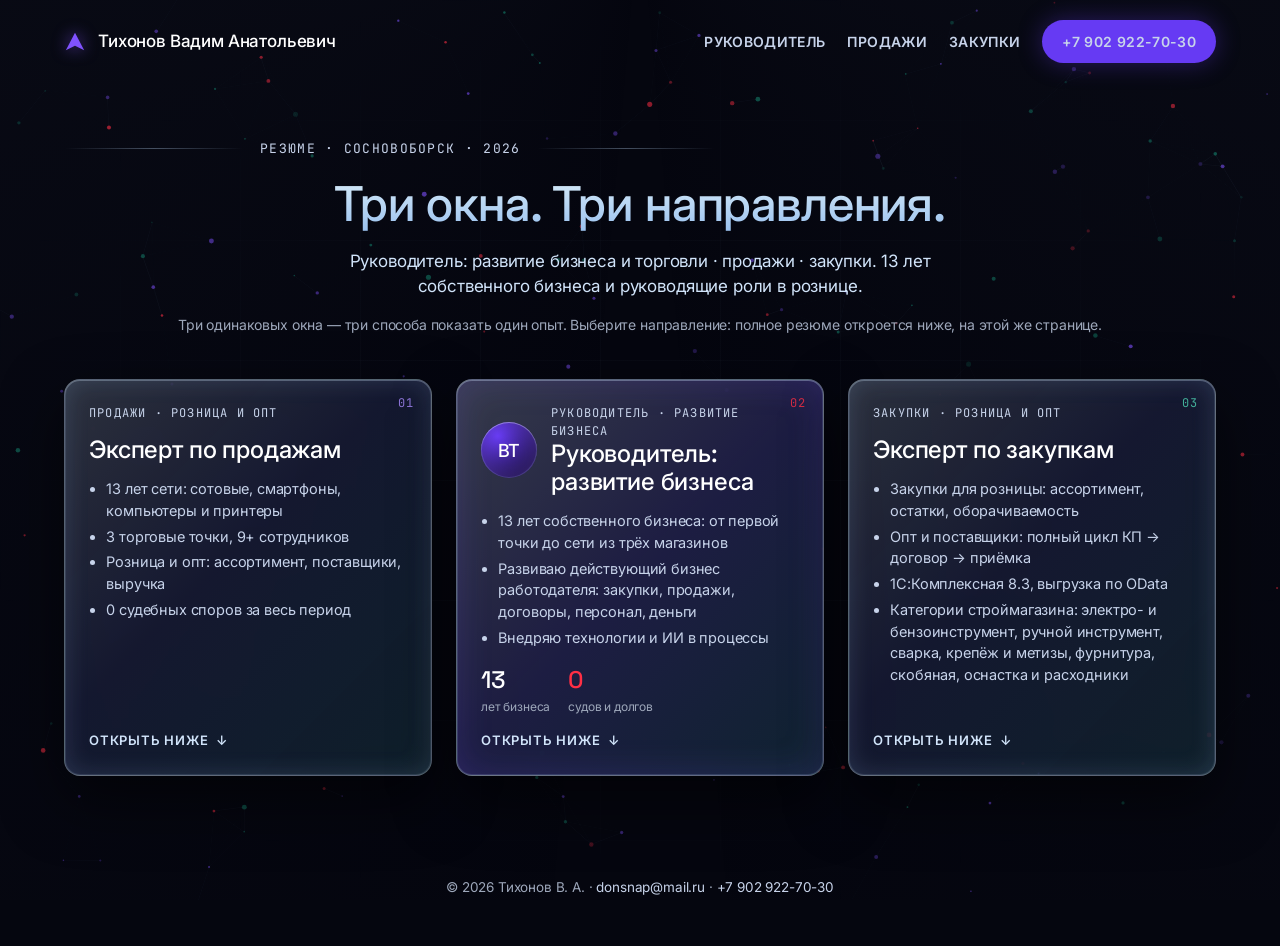
<file: docs/index.html>
<!DOCTYPE html>
<html lang="ru">
<head>
<meta charset="UTF-8">
<meta name="viewport" content="width=device-width, initial-scale=1.0">
<title>Тихонов Вадим Анатольевич — резюме</title>
<meta name="description" content="Резюме Тихонова В. А. — руководитель: развитие бизнеса и торговли, эксперт по продажам, эксперт по закупкам. Сосновоборск, Красноярский край.">
<link rel="preconnect" href="https://fonts.googleapis.com">
<link rel="preconnect" href="https://fonts.gstatic.com" crossorigin>
<link href="https://fonts.googleapis.com/css2?family=Inter:wght@200;300;400;500;600;700&family=Space+Grotesk:wght@400;500;700&family=JetBrains+Mono:wght@400;500&display=swap" rel="stylesheet">
<link rel="stylesheet" href="css/style.css">
</head>
<body>

<div class="grid-bg" aria-hidden="true"></div>
<div class="halo" aria-hidden="true"></div>
<canvas id="brain" data-brain aria-hidden="true"></canvas>

<header class="topbar">
  <div class="brand">
    <svg class="brand__mark" viewBox="0 0 24 24" fill="none" aria-hidden="true">
      <path d="M12 2 L22 21 L12 16 L2 21 Z" fill="url(#g)"/>
      <defs><linearGradient id="g" x1="2" y1="2" x2="22" y2="21">
        <stop stop-color="#8052ff"/><stop offset="1" stop-color="#15846e"/>
      </linearGradient></defs>
    </svg>
    <span class="brand__name">Тихонов Вадим Анатольевич</span>
  </div>
  <nav class="nav">
    <a href="leader.html" data-key="leader">Руководитель</a>
    <a href="sales.html" data-key="sales">Продажи</a>
    <a href="procurement.html" data-key="procurement">Закупки</a>
    <a class="btn-cta" href="tel:+79029227030">+7 902 922-70-30</a>
  </nav>
</header>

<main class="hero">
  <p class="eyebrow">Резюме · Сосновоборск · 2026</p>
  <h1>Три окна. Три направления.</h1>
  <p class="lead">Руководитель: развитие бизнеса и торговли · продажи · закупки. 13 лет собственного бизнеса и руководящие роли в рознице.</p>
  <p class="sub">Три одинаковых окна — три способа показать один опыт. Выберите направление: полное резюме откроется ниже, на этой же странице.</p>

  <div class="decks">

    <!-- 01 · СЛЕВА: продажи -->
    <a class="deck deck--sales" href="sales.html" data-key="sales">
      <span class="deck__num">01</span>
      <div class="deck__eyebrow">Продажи · Розница и опт</div>
      <h2 class="deck__title">Эксперт по продажам</h2>
      <ul class="deck__facts">
        <li>13 лет сети: сотовые, смартфоны, компьютеры и принтеры</li>
        <li>3 торговые точки, 9+ сотрудников</li>
        <li>Розница и опт: ассортимент, поставщики, выручка</li>
        <li>0 судебных споров за весь период</li>
      </ul>
      <span class="deck__go">Открыть ниже <span class="arrow">↓</span></span>
      <span class="deck__state">Выберите это направление ↓</span>
    </a>

    <!-- 02 · В ЦЕНТРЕ: руководитель -->
    <a class="deck deck--lead" href="leader.html" data-key="leader">
      <span class="deck__num">02</span>
      <div class="deck__head">
        <div class="mono-photo" aria-hidden="true">ВТ</div>
        <div>
          <div class="deck__eyebrow">Руководитель · Развитие бизнеса</div>
          <h2 class="deck__title">Руководитель: развитие бизнеса</h2>
        </div>
      </div>
      <ul class="deck__facts">
        <li>13 лет собственного бизнеса: от первой точки до сети из трёх магазинов</li>
        <li>Развиваю действующий бизнес работодателя: закупки, продажи, договоры, персонал, деньги</li>
        <li>Внедряю технологии и ИИ в процессы</li>
      </ul>
      <div class="stat-row">
        <div class="stat"><b>13</b><span>лет бизнеса</span></div>
        <div class="stat stat--hot"><b>0</b><span>судов и долгов</span></div>
      </div>
      <span class="deck__go">Открыть ниже <span class="arrow">↓</span></span>
      <span class="deck__state">Выберите это направление ↓</span>
    </a>

    <!-- 03 · СПРАВА: закупки -->
    <a class="deck deck--proc" href="procurement.html" data-key="procurement">
      <span class="deck__num">03</span>
      <div class="deck__eyebrow">Закупки · Розница и опт</div>
      <h2 class="deck__title">Эксперт по закупкам</h2>
      <ul class="deck__facts">
        <li>Закупки для розницы: ассортимент, остатки, оборачиваемость</li>
        <li>Опт и поставщики: полный цикл КП → договор → приёмка</li>
        <li>1С:Комплексная 8.3, выгрузка по OData</li>
        <li>Категории строймагазина: электро- и бензоинструмент, ручной инструмент, сварка, крепёж и метизы, фурнитура, скобяная, оснастка и расходники</li>
      </ul>
      <span class="deck__go">Открыть ниже <span class="arrow">↓</span></span>
      <span class="deck__state">Выберите это направление ↓</span>
    </a>

  </div>
</main>

<!-- Сцена: сюда под тремя окнами подставляется полное резюме выбранного направления -->
<section class="stage" id="stage" hidden aria-label="Полное резюме">
  <div class="stage__bar">
    <div class="stage__tabs" role="tablist" aria-label="Выбор резюме">
      <button class="tab" type="button" role="tab" aria-selected="false" data-key="leader">01 · Руководитель</button>
      <button class="tab" type="button" role="tab" aria-selected="false" data-key="sales">02 · Продажи</button>
      <button class="tab" type="button" role="tab" aria-selected="false" data-key="procurement">03 · Закупки</button>
    </div>
    <div class="stage__actions">
      <a class="stage__link" id="stageOpen" href="leader.html">Открыть отдельной страницей</a>
      <button class="stage__close" id="stageClose" type="button">← К трём окнам</button>
    </div>
  </div>
  <div class="stage__glass" id="stageBody"></div>
</section>

<footer class="footer">
  <p>© 2026 Тихонов В. А. · <a href="mailto:donsnap@mail.ru">donsnap@mail.ru</a> · <a href="tel:+79029227030">+7 902 922-70-30</a></p>
</footer>

<script src="js/brain.js"></script>
<script src="js/app.js"></script>
</body>
</html>
</file>
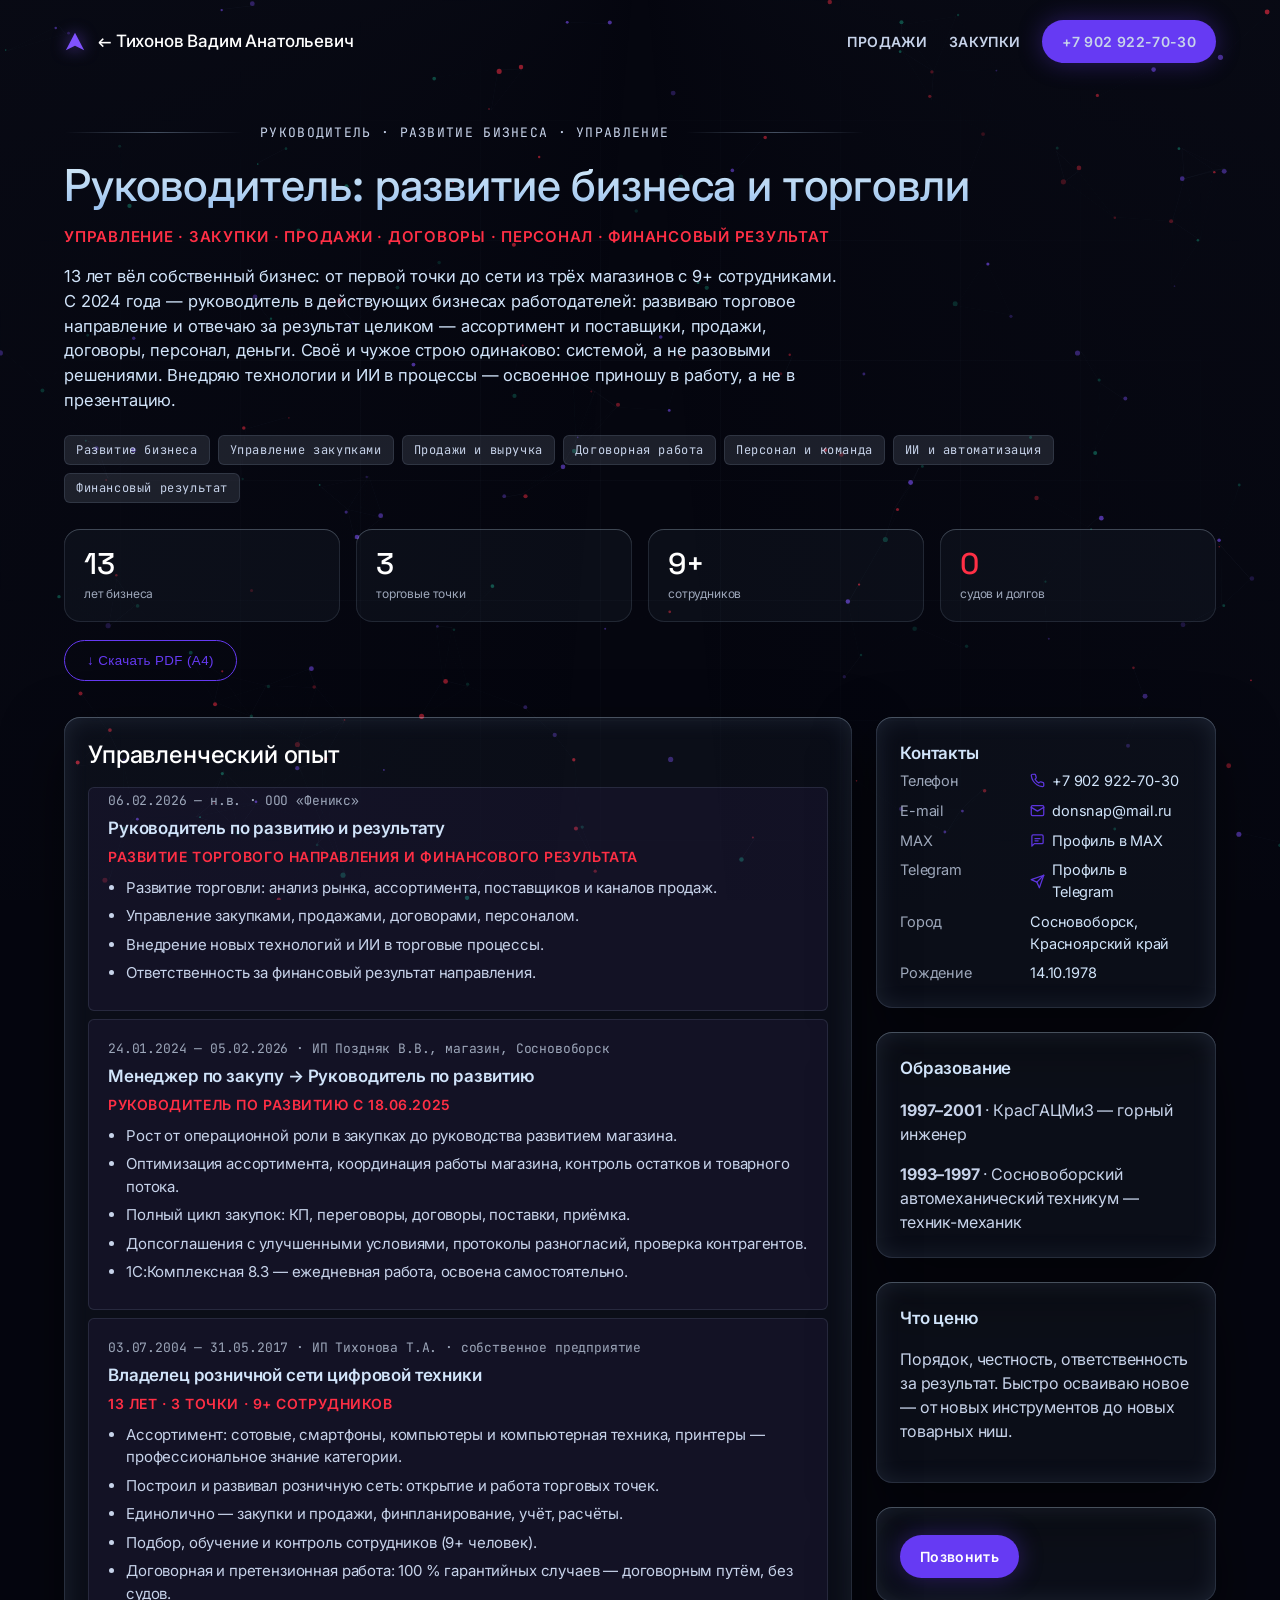
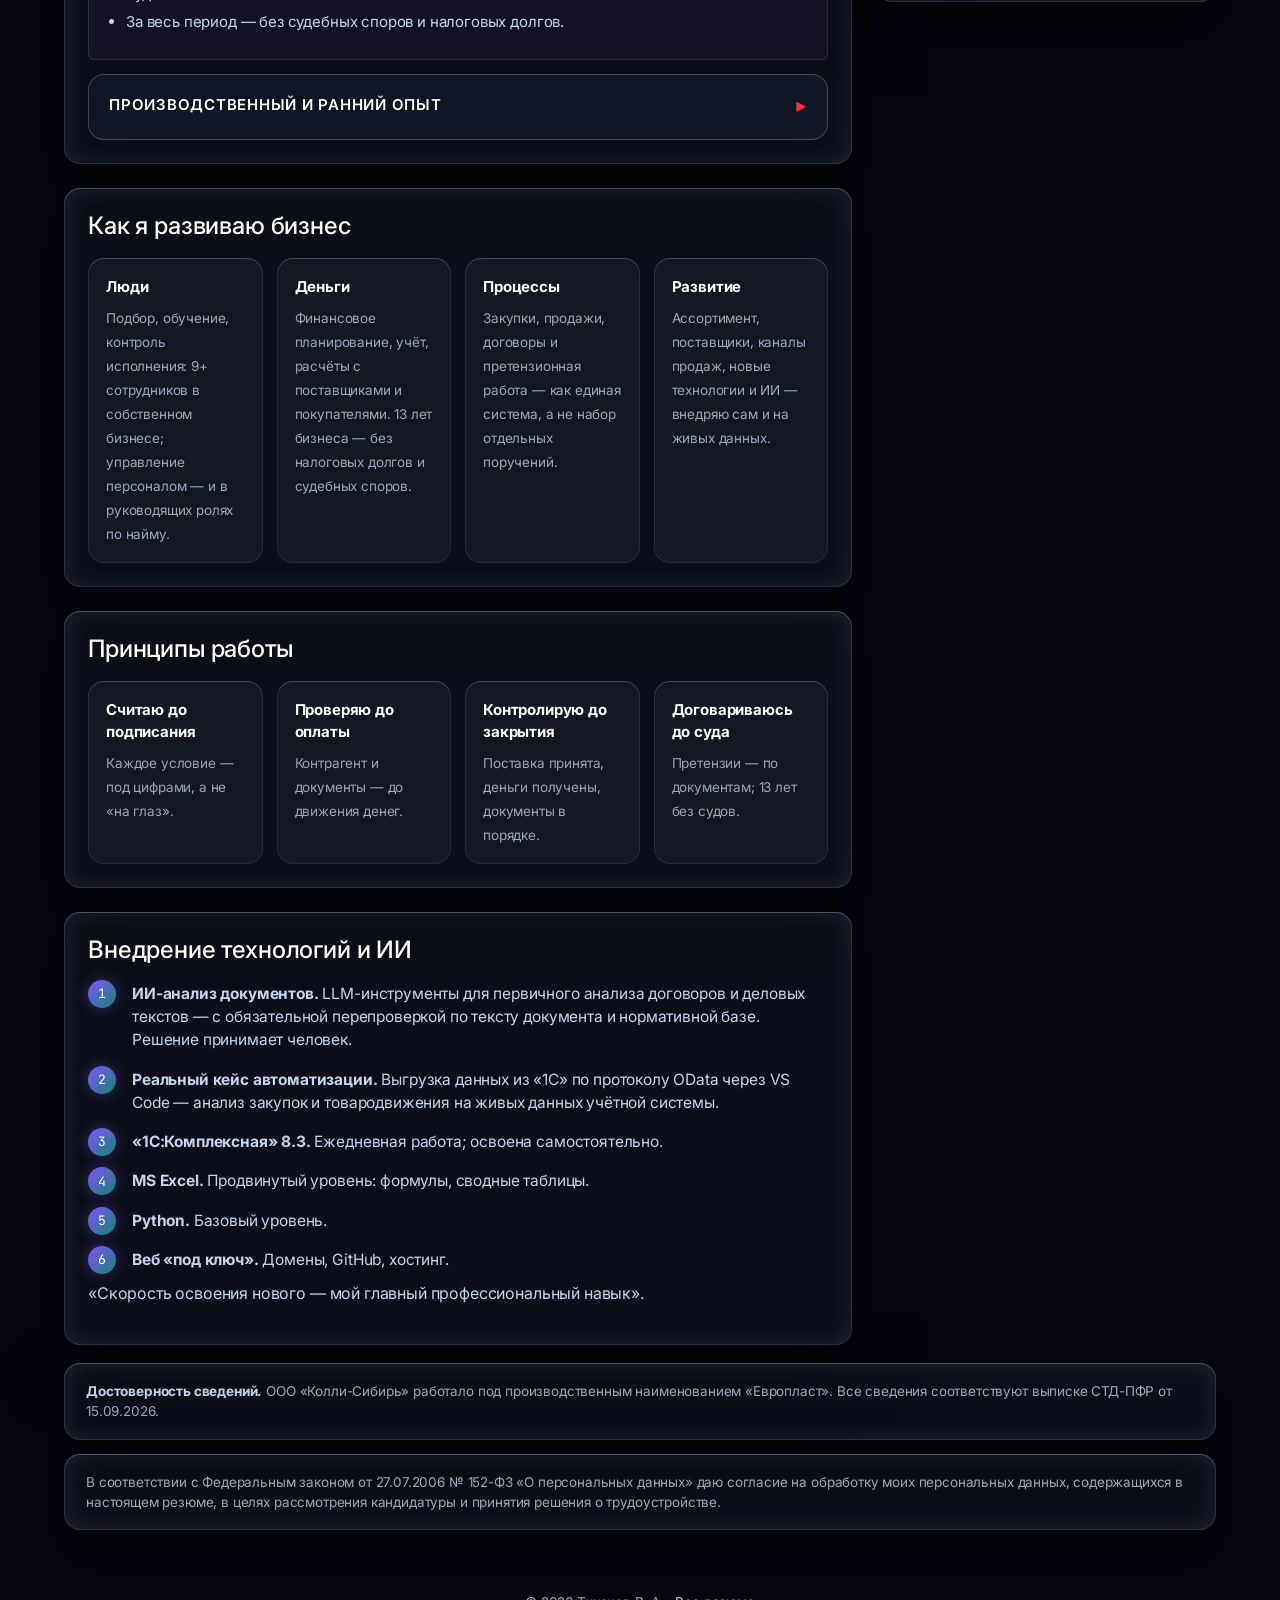
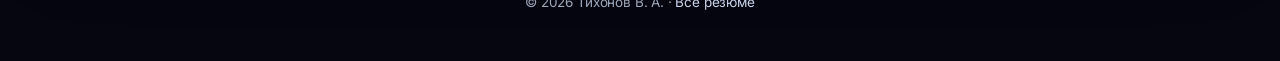
<file: docs/leader.html>
<!DOCTYPE html>
<html lang="ru">
<head>
<meta charset="UTF-8">
<meta name="viewport" content="width=device-width, initial-scale=1.0">
<title>Руководитель: развитие бизнеса и торговли — Тихонов Вадим Анатольевич</title>
<meta name="description" content="Руководитель: 13 лет собственного бизнеса (3 торговые точки, 9+ сотрудников) и развитие действующего бизнеса работодателя — закупки, продажи, договоры, персонал, финансовый результат, внедрение технологий и ИИ.">
<link rel="preconnect" href="https://fonts.googleapis.com">
<link rel="preconnect" href="https://fonts.gstatic.com" crossorigin>
<link href="https://fonts.googleapis.com/css2?family=Inter:wght@200;300;400;500;600;700&family=Space+Grotesk:wght@400;500;700&family=JetBrains+Mono:wght@400;500&display=swap" rel="stylesheet">
<link rel="stylesheet" href="css/style.css">
</head>
<body style="--accent: var(--signal-red);">

<div class="grid-bg" aria-hidden="true"></div>
<div class="halo" aria-hidden="true"></div>
<canvas id="brain2" data-brain aria-hidden="true"></canvas>

<header class="topbar">
  <div class="brand">
    <svg class="brand__mark" viewBox="0 0 24 24" fill="none" aria-hidden="true">
      <path d="M12 2 L22 21 L12 16 L2 21 Z" fill="url(#g)"/>
      <defs><linearGradient id="g" x1="2" y1="2" x2="22" y2="21">
        <stop stop-color="#8052ff"/><stop offset="1" stop-color="#15846e"/>
      </linearGradient></defs>
    </svg>
    <a class="brand__name" href="index.html">← Тихонов Вадим Анатольевич</a>
  </div>
  <nav class="nav">
    <a href="sales.html">Продажи</a>
    <a href="procurement.html">Закупки</a>
    <a class="btn-cta" href="tel:+79029227030">+7 902 922-70-30</a>
  </nav>
</header>

<section class="cv-hero">
  <p class="eyebrow">Руководитель · Развитие бизнеса · Управление</p>
  <h1>Руководитель: развитие бизнеса и торговли</h1>
  <p class="role-line">Управление · Закупки · Продажи · Договоры · Персонал · Финансовый результат</p>
  <p class="lead">13 лет вёл собственный бизнес: от первой точки до сети из трёх магазинов с 9+ сотрудниками. С 2024 года — руководитель в действующих бизнесах работодателей: развиваю торговое направление и отвечаю за результат целиком — ассортимент и поставщики, продажи, договоры, персонал, деньги. Своё и чужое строю одинаково: системой, а не разовыми решениями. Внедряю технологии и ИИ в процессы — освоенное приношу в работу, а не в презентацию.</p>
  <div class="chips">
    <span class="chip">Развитие бизнеса</span><span class="chip">Управление закупками</span>
    <span class="chip">Продажи и выручка</span><span class="chip">Договорная работа</span>
    <span class="chip">Персонал и команда</span><span class="chip">ИИ и автоматизация</span>
    <span class="chip">Финансовый результат</span>
  </div>
  <div class="numbers">
    <div class="stat"><b>13</b><span>лет бизнеса</span></div>
    <div class="stat"><b>3</b><span>торговые точки</span></div>
    <div class="stat"><b>9+</b><span>сотрудников</span></div>
    <div class="stat stat--hot"><b>0</b><span>судов и долгов</span></div>
  </div>
  <p class="cv-pdf"><button class="btn-pdf" type="button" onclick="window.print()">Скачать PDF (A4)</button></p>
</section>

<div class="cv-body">
  <div class="cv-main">

    <div class="panel">
      <h2>Управленческий опыт</h2>

      <article class="entry entry--gold">
        <div class="per">06.02.2026 — н.в. · ООО «Феникс»</div>
        <h3>Руководитель по развитию и результату</h3>
        <div class="role">Развитие торгового направления и финансового результата</div>
        <ul>
          <li>Развитие торговли: анализ рынка, ассортимента, поставщиков и каналов продаж.</li>
          <li>Управление закупками, продажами, договорами, персоналом.</li>
          <li>Внедрение новых технологий и ИИ в торговые процессы.</li>
          <li>Ответственность за финансовый результат направления.</li>
        </ul>
      </article>

      <article class="entry entry--gold">
        <div class="per">24.01.2024 — 05.02.2026 · ИП Поздняк В.В., магазин, Сосновоборск</div>
        <h3>Менеджер по закупу → Руководитель по развитию</h3>
        <div class="role">Руководитель по развитию с 18.06.2025</div>
        <ul>
          <li>Рост от операционной роли в закупках до руководства развитием магазина.</li>
          <li>Оптимизация ассортимента, координация работы магазина, контроль остатков и товарного потока.</li>
          <li>Полный цикл закупок: КП, переговоры, договоры, поставки, приёмка.</li>
          <li>Допсоглашения с улучшенными условиями, протоколы разногласий, проверка контрагентов.</li>
          <li>1С:Комплексная 8.3 — ежедневная работа, освоена самостоятельно.</li>
        </ul>
      </article>

      <article class="entry entry--gold">
        <div class="per">03.07.2004 — 31.05.2017 · ИП Тихонова Т.А. · собственное предприятие</div>
        <h3>Владелец розничной сети цифровой техники</h3>
        <div class="role">13 лет · 3 точки · 9+ сотрудников</div>
        <ul>
          <li>Ассортимент: сотовые, смартфоны, компьютеры и компьютерная техника, принтеры — профессиональное знание категории.</li>
          <li>Построил и развивал розничную сеть: открытие и работа торговых точек.</li>
          <li>Единолично — закупки и продажи, финпланирование, учёт, расчёты.</li>
          <li>Подбор, обучение и контроль сотрудников (9+ человек).</li>
          <li>Договорная и претензионная работа: 100 % гарантийных случаев — договорным путём, без судов.</li>
          <li>За весь период — без судебных споров и налоговых долгов.</li>
        </ul>
      </article>

      <details class="tech" style="margin-top:14px">
        <summary>Производственный и ранний опыт</summary>
        <div class="entry" style="border-top:0;padding-top:0">
          <ul>
            <li><b>05.10.2001 — 29.12.2003</b> · АО «Спецтехномаш» — инженер-конструктор, горнодобывающее оборудование.</li>
            <li><b>22.12.2017 — 19.03.2019</b> · ООО «Колли-Сибирь» (производство — «Европласт») — оператор автоматической линии, ПЭТ-бутылки.</li>
            <li><b>20.04.2018 — 02.03.2020</b> и <b>18.01.2022 — 10.07.2023</b> · ООО «Красфан», цех фанеры — вентилевой пресса, 5→6 разряд, ламинирование.</li>
            <li>Периоды <b>01.01.2006 — 31.12.2007</b> (ПК «Индустриальный») и <b>02.10.2017 — 19.04.2018</b> (ООО «Агентство бизнес-сопровождения») — по данным СФР без должностей.</li>
          </ul>
        </div>
      </details>
    </div>

    <div class="panel">
      <h2>Как я развиваю бизнес</h2>
      <div class="principles">
        <div class="principle"><b>Люди</b><span>Подбор, обучение, контроль исполнения: 9+ сотрудников в собственном бизнесе; управление персоналом — и в руководящих ролях по найму.</span></div>
        <div class="principle"><b>Деньги</b><span>Финансовое планирование, учёт, расчёты с поставщиками и покупателями. 13 лет бизнеса — без налоговых долгов и судебных споров.</span></div>
        <div class="principle"><b>Процессы</b><span>Закупки, продажи, договоры и претензионная работа — как единая система, а не набор отдельных поручений.</span></div>
        <div class="principle"><b>Развитие</b><span>Ассортимент, поставщики, каналы продаж, новые технологии и ИИ — внедряю сам и на живых данных.</span></div>
      </div>
    </div>

    <div class="panel">
      <h2>Принципы работы</h2>
      <div class="principles">
        <div class="principle"><b>Считаю до подписания</b><span>Каждое условие — под цифрами, а не «на глаз».</span></div>
        <div class="principle"><b>Проверяю до оплаты</b><span>Контрагент и документы — до движения денег.</span></div>
        <div class="principle"><b>Контролирую до закрытия</b><span>Поставка принята, деньги получены, документы в порядке.</span></div>
        <div class="principle"><b>Договариваюсь до суда</b><span>Претензии — по документам; 13 лет без судов.</span></div>
      </div>
    </div>

    <div class="panel">
      <h2>Внедрение технологий и ИИ</h2>
      <ol class="ladder">
        <li><b>ИИ-анализ документов.</b> LLM-инструменты для первичного анализа договоров и деловых текстов — с обязательной перепроверкой по тексту документа и нормативной базе. Решение принимает человек.</li>
        <li><b>Реальный кейс автоматизации.</b> Выгрузка данных из «1С» по протоколу OData через VS Code — анализ закупок и товародвижения на живых данных учётной системы.</li>
        <li><b>«1С:Комплексная» 8.3.</b> Ежедневная работа; освоена самостоятельно.</li>
        <li><b>MS Excel.</b> Продвинутый уровень: формулы, сводные таблицы.</li>
        <li><b>Python.</b> Базовый уровень.</li>
        <li><b>Веб «под ключ».</b> Домены, GitHub, хостинг.</li>
      </ol>
      <p class="quote" style="margin-top:10px">«Скорость освоения нового — мой главный профессиональный навык».</p>
    </div>

  </div>

  <aside class="cv-side">
    <div class="panel">
      <h3>Контакты</h3>
      <dl class="kv">
        <dt>Телефон</dt><dd><a href="tel:+79029227030"><svg class="kv-i" viewBox="0 0 24 24" fill="none" stroke="currentColor" stroke-width="2" stroke-linecap="round" stroke-linejoin="round" aria-hidden="true"><path d="M22 16.92v3a2 2 0 0 1-2.18 2 19.79 19.79 0 0 1-8.63-3.07 19.5 19.5 0 0 1-6-6 19.79 19.79 0 0 1-3.07-8.67A2 2 0 0 1 4.11 2h3a2 2 0 0 1 2 1.72c.13.96.36 1.9.7 2.81a2 2 0 0 1-.45 2.11L8.09 9.91a16 16 0 0 0 6 6l1.27-1.27a2 2 0 0 1 2.11-.45c.91.34 1.85.57 2.81.7A2 2 0 0 1 22 16.92z"/></svg>+7 902 922-70-30</a></dd>
        <dt>E-mail</dt><dd><a href="mailto:donsnap@mail.ru"><svg class="kv-i" viewBox="0 0 24 24" fill="none" stroke="currentColor" stroke-width="2" stroke-linecap="round" stroke-linejoin="round" aria-hidden="true"><rect x="2" y="4" width="20" height="16" rx="2"/><path d="m22 7-10 6L2 7"/></svg>donsnap@mail.ru</a></dd>
        <dt>MAX</dt><dd><a href="https://max.ru/u/f9LHodD0cOLQ-sNT1lSJwPPwI5F9yjYITfqFlz48KiIu6pjLFxGnrvtVj2A" target="_blank" rel="noopener"><svg class="kv-i" viewBox="0 0 24 24" fill="none" stroke="currentColor" stroke-width="2" stroke-linecap="round" stroke-linejoin="round" aria-hidden="true"><path d="M21 15a2 2 0 0 1-2 2H7l-4 4V5a2 2 0 0 1 2-2h14a2 2 0 0 1 2 2z"/><path d="M8 9h8M8 12.5h5"/></svg>Профиль в MAX</a></dd>
        <dt>Telegram</dt><dd><a href="https://t.me/TVMM3" target="_blank" rel="noopener"><svg class="kv-i" viewBox="0 0 24 24" fill="none" stroke="currentColor" stroke-width="2" stroke-linecap="round" stroke-linejoin="round" aria-hidden="true"><path d="M22 2 11 13"/><path d="M22 2 15 22l-4-9-9-4z"/></svg>Профиль в Telegram</a></dd>
        <dt>Город</dt><dd>Сосновоборск, Красноярский край</dd>
        <dt>Рождение</dt><dd>14.10.1978</dd>
      </dl>
    </div>
    <div class="panel">
      <h3>Образование</h3>
      <p><b>1997–2001</b> · КрасГАЦМиЗ — горный инженер</p>
      <p style="margin-bottom:0"><b>1993–1997</b> · Сосновоборский автомеханический техникум — техник-механик</p>
    </div>
    <div class="panel">
      <h3>Что ценю</h3>
      <p>Порядок, честность, ответственность за результат. Быстро осваиваю новое — от новых инструментов до новых товарных ниш.</p>
    </div>
    <div class="panel">
      <a class="btn-cta" href="tel:+79029227030">Позвонить</a>
    </div>
  </aside>
</div>

<div class="legal">
  <div class="panel"><p><b>Достоверность сведений.</b> ООО «Колли-Сибирь» работало под производственным наименованием «Европласт». Все сведения соответствуют выписке СТД-ПФР от 15.09.2026.</p></div>
  <div class="panel"><p>В соответствии с Федеральным законом от 27.07.2006 № 152-ФЗ «О персональных данных» даю согласие на обработку моих персональных данных, содержащихся в настоящем резюме, в целях рассмотрения кандидатуры и принятия решения о трудоустройстве.</p></div>
</div>

<footer class="footer">
  <p>© 2026 Тихонов В. А. · <a href="index.html">Все резюме</a></p>
</footer>

<script src="js/brain.js"></script>
<script src="js/app.js"></script>
</body>
</html>
</file>
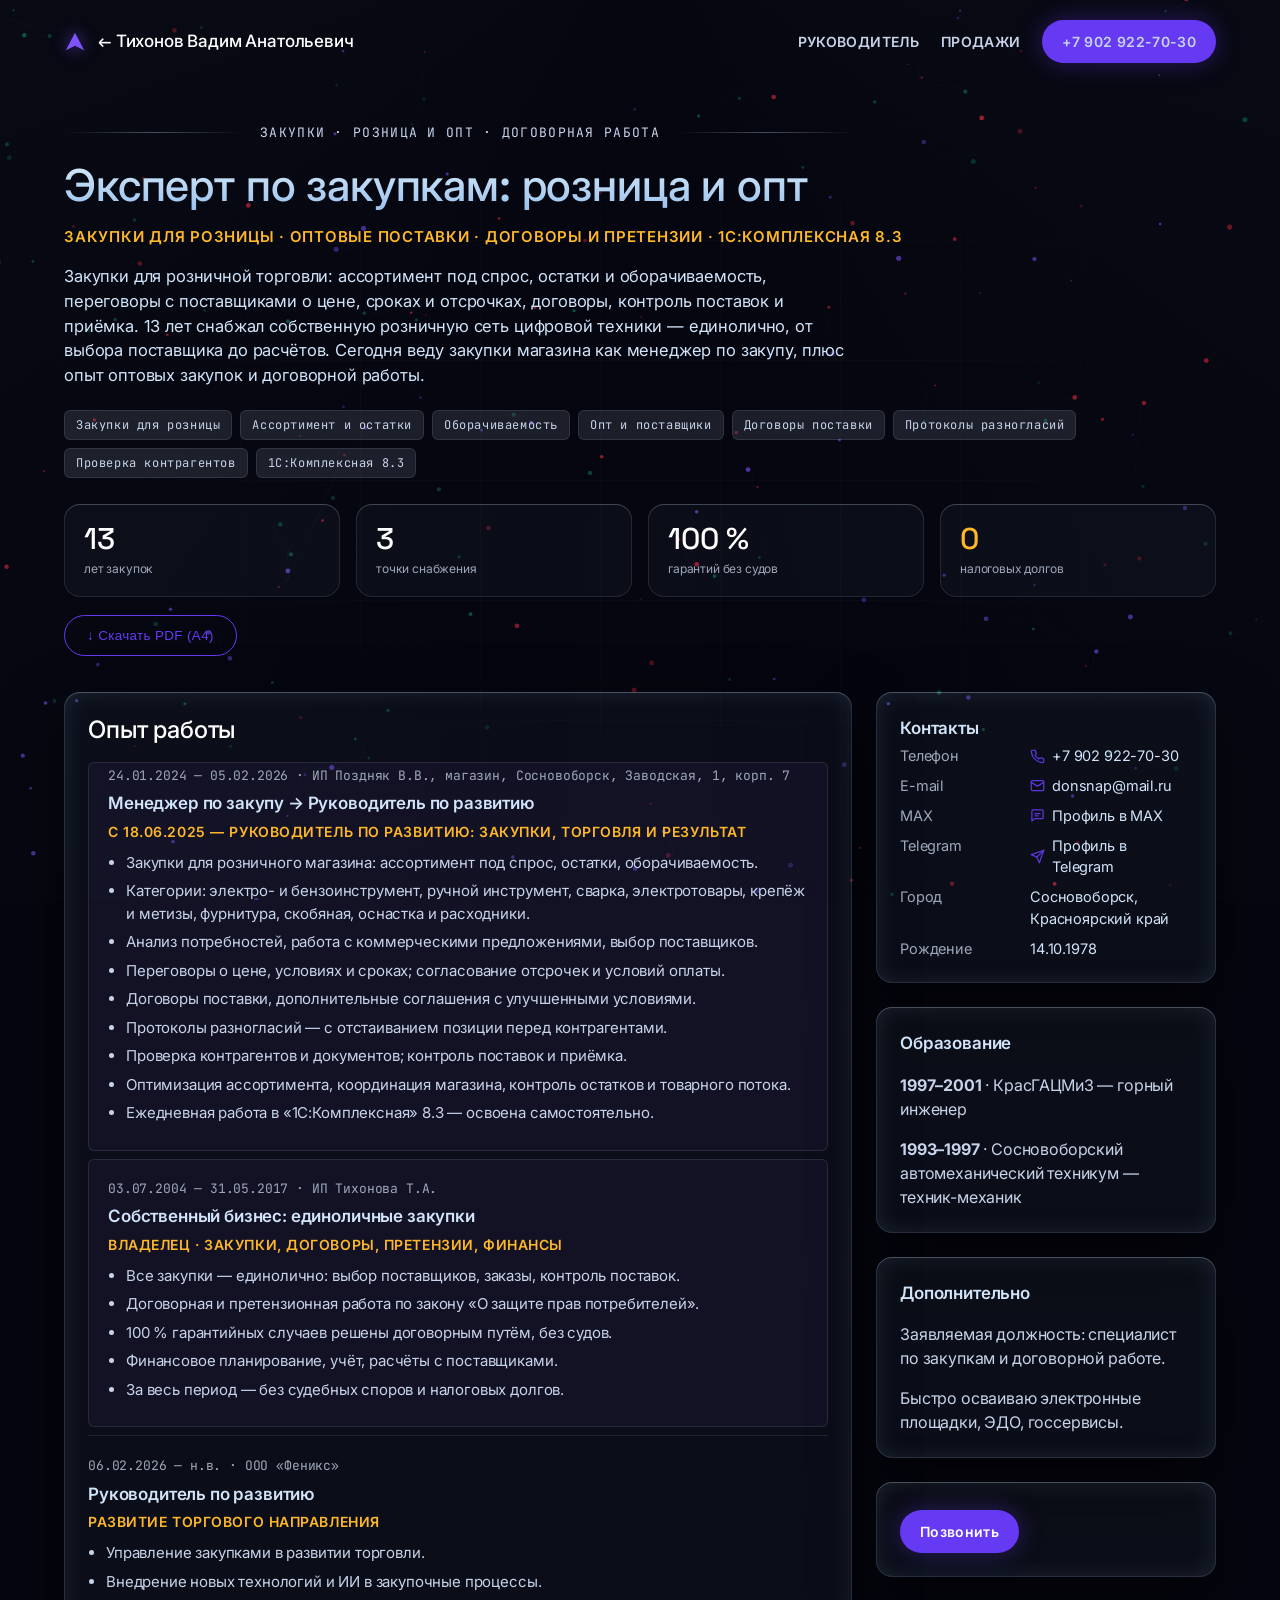
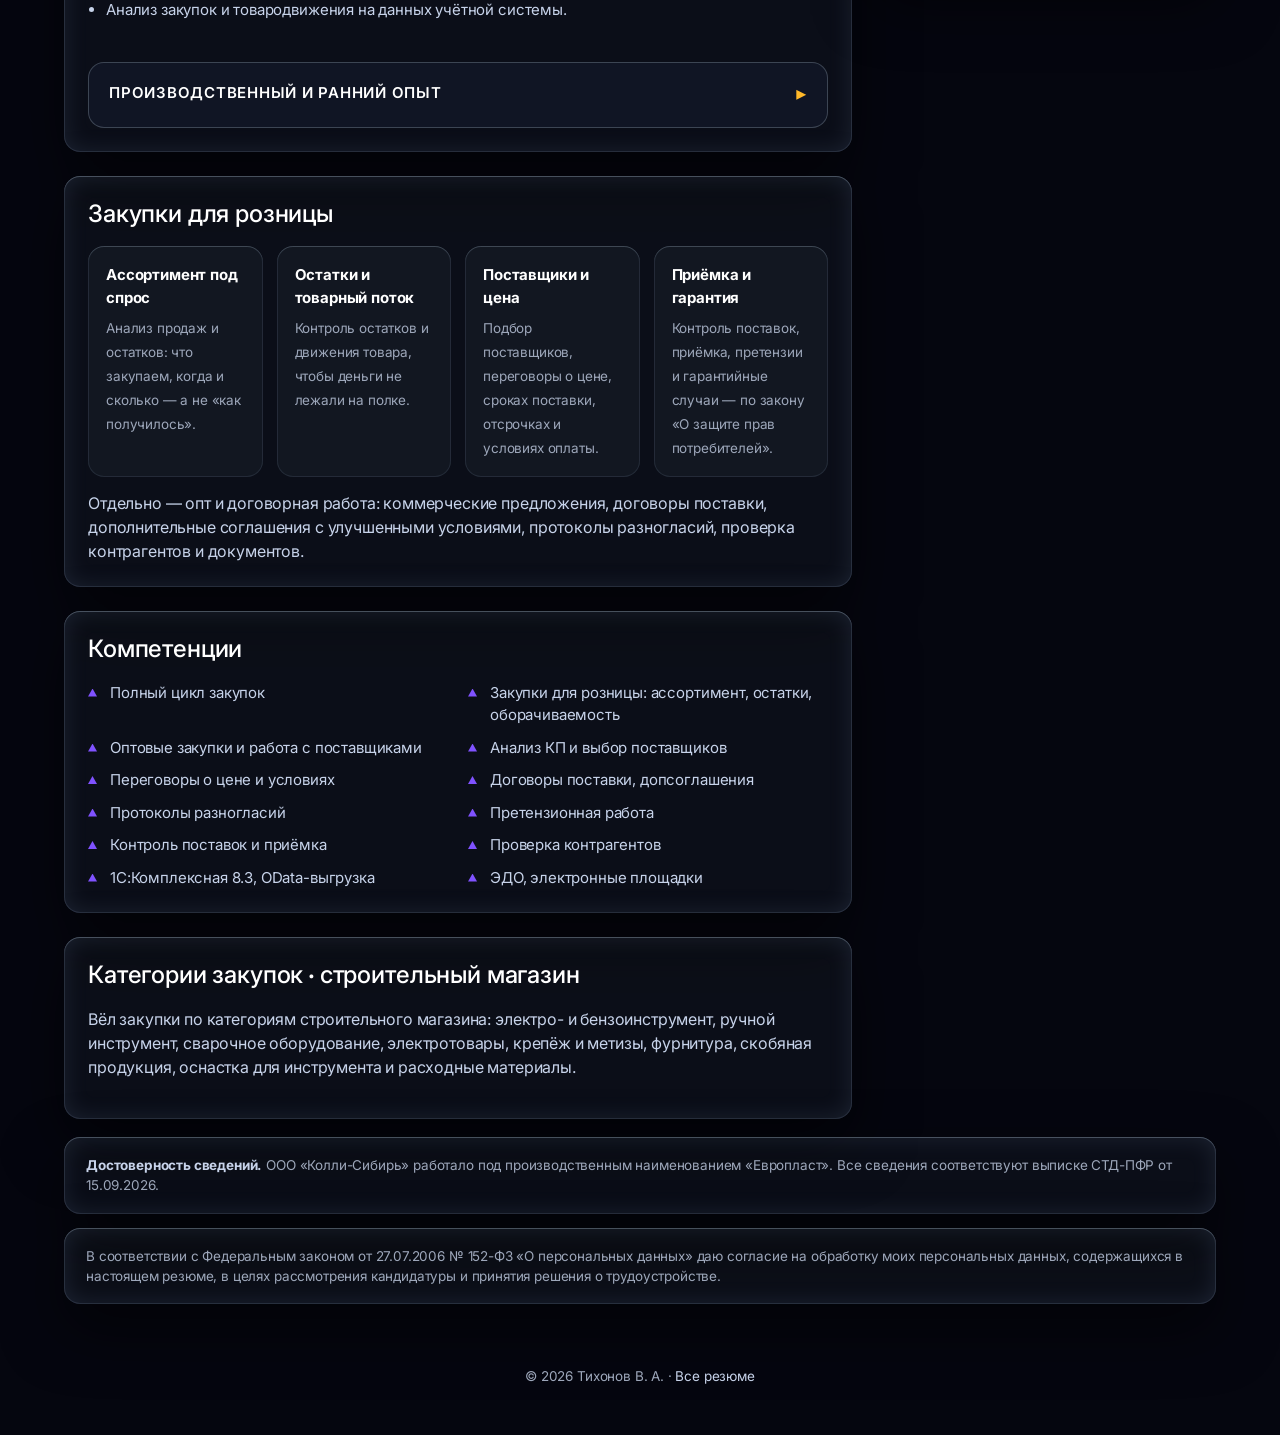
<file: docs/procurement.html>
<!DOCTYPE html>
<html lang="ru">
<head>
<meta charset="UTF-8">
<meta name="viewport" content="width=device-width, initial-scale=1.0">
<title>Эксперт по закупкам: розница и опт — Тихонов Вадим Анатольевич</title>
<meta name="description" content="Резюме специалиста по закупкам: закупки для розницы и опт, полный цикл закупок, договорная работа, 1С:Комплексная 8.3.">
<link rel="preconnect" href="https://fonts.googleapis.com">
<link rel="preconnect" href="https://fonts.gstatic.com" crossorigin>
<link href="https://fonts.googleapis.com/css2?family=Inter:wght@200;300;400;500;600;700&family=Space+Grotesk:wght@400;500;700&family=JetBrains+Mono:wght@400;500&display=swap" rel="stylesheet">
<link rel="stylesheet" href="css/style.css">
</head>
<body>

<div class="grid-bg" aria-hidden="true"></div>
<div class="halo" aria-hidden="true"></div>
<canvas id="brain4" data-brain aria-hidden="true"></canvas>

<header class="topbar">
  <div class="brand">
    <svg class="brand__mark" viewBox="0 0 24 24" fill="none" aria-hidden="true">
      <path d="M12 2 L22 21 L12 16 L2 21 Z" fill="url(#g)"/>
      <defs><linearGradient id="g" x1="2" y1="2" x2="22" y2="21">
        <stop stop-color="#8052ff"/><stop offset="1" stop-color="#15846e"/>
      </linearGradient></defs>
    </svg>
    <a class="brand__name" href="index.html">← Тихонов Вадим Анатольевич</a>
  </div>
  <nav class="nav">
    <a href="leader.html">Руководитель</a>
    <a href="sales.html">Продажи</a>
    <a class="btn-cta" href="tel:+79029227030">+7 902 922-70-30</a>
  </nav>
</header>

<section class="cv-hero">
  <p class="eyebrow">Закупки · Розница и опт · Договорная работа</p>
  <h1>Эксперт по закупкам: розница и опт</h1>
  <p class="role-line">Закупки для розницы · Оптовые поставки · Договоры и претензии · 1С:Комплексная 8.3</p>
  <p class="lead">Закупки для розничной торговли: ассортимент под спрос, остатки и оборачиваемость, переговоры с поставщиками о цене, сроках и отсрочках, договоры, контроль поставок и приёмка. 13 лет снабжал собственную розничную сеть цифровой техники — единолично, от выбора поставщика до расчётов. Сегодня веду закупки магазина как менеджер по закупу, плюс опыт оптовых закупок и договорной работы.</p>
  <div class="chips">
    <span class="chip">Закупки для розницы</span><span class="chip">Ассортимент и остатки</span>
    <span class="chip">Оборачиваемость</span><span class="chip">Опт и поставщики</span>
    <span class="chip">Договоры поставки</span><span class="chip">Протоколы разногласий</span>
    <span class="chip">Проверка контрагентов</span><span class="chip">1С:Комплексная 8.3</span>
  </div>
  <div class="numbers">
    <div class="stat"><b>13</b><span>лет закупок</span></div>
    <div class="stat"><b>3</b><span>точки снабжения</span></div>
    <div class="stat"><b>100 %</b><span>гарантий без судов</span></div>
    <div class="stat stat--hot"><b>0</b><span>налоговых долгов</span></div>
  </div>
  <p class="cv-pdf"><button class="btn-pdf" type="button" onclick="window.print()">Скачать PDF (A4)</button></p>
</section>

<div class="cv-body">
  <div class="cv-main">

    <div class="panel">
      <h2>Опыт работы</h2>

      <article class="entry entry--gold">
        <div class="per">24.01.2024 — 05.02.2026 · ИП Поздняк В.В., магазин, Сосновоборск, Заводская, 1, корп. 7</div>
        <h3>Менеджер по закупу → Руководитель по развитию</h3>
        <div class="role">с 18.06.2025 — Руководитель по развитию: закупки, торговля и результат</div>
        <ul>
          <li>Закупки для розничного магазина: ассортимент под спрос, остатки, оборачиваемость.</li>
          <li>Категории: электро- и бензоинструмент, ручной инструмент, сварка, электротовары, крепёж и метизы, фурнитура, скобяная, оснастка и расходники.</li>
          <li>Анализ потребностей, работа с коммерческими предложениями, выбор поставщиков.</li>
          <li>Переговоры о цене, условиях и сроках; согласование отсрочек и условий оплаты.</li>
          <li>Договоры поставки, дополнительные соглашения с улучшенными условиями.</li>
          <li>Протоколы разногласий — с отстаиванием позиции перед контрагентами.</li>
          <li>Проверка контрагентов и документов; контроль поставок и приёмка.</li>
          <li>Оптимизация ассортимента, координация магазина, контроль остатков и товарного потока.</li>
          <li>Ежедневная работа в «1С:Комплексная» 8.3 — освоена самостоятельно.</li>
        </ul>
      </article>

      <article class="entry entry--gold">
        <div class="per">03.07.2004 — 31.05.2017 · ИП Тихонова Т.А.</div>
        <h3>Собственный бизнес: единоличные закупки</h3>
        <div class="role">Владелец · закупки, договоры, претензии, финансы</div>
        <ul>
          <li>Все закупки — единолично: выбор поставщиков, заказы, контроль поставок.</li>
          <li>Договорная и претензионная работа по закону «О защите прав потребителей».</li>
          <li>100 % гарантийных случаев решены договорным путём, без судов.</li>
          <li>Финансовое планирование, учёт, расчёты с поставщиками.</li>
          <li>За весь период — без судебных споров и налоговых долгов.</li>
        </ul>
      </article>

      <article class="entry">
        <div class="per">06.02.2026 — н.в. · ООО «Феникс»</div>
        <h3>Руководитель по развитию</h3>
        <div class="role">Развитие торгового направления</div>
        <ul>
          <li>Управление закупками в развитии торговли.</li>
          <li>Внедрение новых технологий и ИИ в закупочные процессы.</li>
          <li>Анализ закупок и товародвижения на данных учётной системы.</li>
        </ul>
      </article>

      <details class="tech" style="margin-top:14px">
        <summary>Производственный и ранний опыт</summary>
        <div class="entry" style="border-top:0;padding-top:0">
          <ul>
            <li><b>05.10.2001 — 29.12.2003</b> · АО «Спецтехномаш» — инженер-конструктор.</li>
            <li><b>22.12.2017 — 19.03.2019</b> · ООО «Колли-Сибирь» (производство — «Европласт») — оператор автоматической линии, ПЭТ-бутылки.</li>
            <li><b>20.04.2018 — 02.03.2020</b> и <b>18.01.2022 — 10.07.2023</b> · ООО «Красфан», цех фанеры — вентилевой пресса, 5→6 разряд, ламинирование.</li>
            <li>Периоды <b>01.01.2006 — 31.12.2007</b> (ПК «Индустриальный») и <b>02.10.2017 — 19.04.2018</b> (ООО «Агентство бизнес-сопровождения») — по данным СФР без должностей.</li>
          </ul>
        </div>
      </details>
    </div>

    <div class="panel">
      <h2>Закупки для розницы</h2>
      <div class="principles">
        <div class="principle"><b>Ассортимент под спрос</b><span>Анализ продаж и остатков: что закупаем, когда и сколько — а не «как получилось».</span></div>
        <div class="principle"><b>Остатки и товарный поток</b><span>Контроль остатков и движения товара, чтобы деньги не лежали на полке.</span></div>
        <div class="principle"><b>Поставщики и цена</b><span>Подбор поставщиков, переговоры о цене, сроках поставки, отсрочках и условиях оплаты.</span></div>
        <div class="principle"><b>Приёмка и гарантия</b><span>Контроль поставок, приёмка, претензии и гарантийные случаи — по закону «О защите прав потребителей».</span></div>
      </div>
      <p style="margin:14px 0 0">Отдельно — опт и договорная работа: коммерческие предложения, договоры поставки, дополнительные соглашения с улучшенными условиями, протоколы разногласий, проверка контрагентов и документов.</p>
    </div>

    <div class="panel">
      <h2>Компетенции</h2>
      <ul class="skills">
        <li>Полный цикл закупок</li>
        <li>Закупки для розницы: ассортимент, остатки, оборачиваемость</li>
        <li>Оптовые закупки и работа с поставщиками</li>
        <li>Анализ КП и выбор поставщиков</li>
        <li>Переговоры о цене и условиях</li>
        <li>Договоры поставки, допсоглашения</li>
        <li>Протоколы разногласий</li>
        <li>Претензионная работа</li>
        <li>Контроль поставок и приёмка</li>
        <li>Проверка контрагентов</li>
        <li>1С:Комплексная 8.3, OData-выгрузка</li>
        <li>ЭДО, электронные площадки</li>
      </ul>
    </div>

    <div class="panel">
      <h2>Категории закупок · строительный магазин</h2>
      <p>Вёл закупки по категориям строительного магазина: электро- и бензоинструмент, ручной инструмент, сварочное оборудование, электротовары, крепёж и метизы, фурнитура, скобяная продукция, оснастка для инструмента и расходные материалы.</p>
    </div>

  </div>

  <aside class="cv-side">
    <div class="panel">
      <h3>Контакты</h3>
      <dl class="kv">
        <dt>Телефон</dt><dd><a href="tel:+79029227030"><svg class="kv-i" viewBox="0 0 24 24" fill="none" stroke="currentColor" stroke-width="2" stroke-linecap="round" stroke-linejoin="round" aria-hidden="true"><path d="M22 16.92v3a2 2 0 0 1-2.18 2 19.79 19.79 0 0 1-8.63-3.07 19.5 19.5 0 0 1-6-6 19.79 19.79 0 0 1-3.07-8.67A2 2 0 0 1 4.11 2h3a2 2 0 0 1 2 1.72c.13.96.36 1.9.7 2.81a2 2 0 0 1-.45 2.11L8.09 9.91a16 16 0 0 0 6 6l1.27-1.27a2 2 0 0 1 2.11-.45c.91.34 1.85.57 2.81.7A2 2 0 0 1 22 16.92z"/></svg>+7 902 922-70-30</a></dd>
        <dt>E-mail</dt><dd><a href="mailto:donsnap@mail.ru"><svg class="kv-i" viewBox="0 0 24 24" fill="none" stroke="currentColor" stroke-width="2" stroke-linecap="round" stroke-linejoin="round" aria-hidden="true"><rect x="2" y="4" width="20" height="16" rx="2"/><path d="m22 7-10 6L2 7"/></svg>donsnap@mail.ru</a></dd>
        <dt>MAX</dt><dd><a href="https://max.ru/u/f9LHodD0cOLQ-sNT1lSJwPPwI5F9yjYITfqFlz48KiIu6pjLFxGnrvtVj2A" target="_blank" rel="noopener"><svg class="kv-i" viewBox="0 0 24 24" fill="none" stroke="currentColor" stroke-width="2" stroke-linecap="round" stroke-linejoin="round" aria-hidden="true"><path d="M21 15a2 2 0 0 1-2 2H7l-4 4V5a2 2 0 0 1 2-2h14a2 2 0 0 1 2 2z"/><path d="M8 9h8M8 12.5h5"/></svg>Профиль в MAX</a></dd>
        <dt>Telegram</dt><dd><a href="https://t.me/TVMM3" target="_blank" rel="noopener"><svg class="kv-i" viewBox="0 0 24 24" fill="none" stroke="currentColor" stroke-width="2" stroke-linecap="round" stroke-linejoin="round" aria-hidden="true"><path d="M22 2 11 13"/><path d="M22 2 15 22l-4-9-9-4z"/></svg>Профиль в Telegram</a></dd>
        <dt>Город</dt><dd>Сосновоборск, Красноярский край</dd>
        <dt>Рождение</dt><dd>14.10.1978</dd>
      </dl>
    </div>
    <div class="panel">
      <h3>Образование</h3>
      <p><b>1997–2001</b> · КрасГАЦМиЗ — горный инженер</p>
      <p style="margin-bottom:0"><b>1993–1997</b> · Сосновоборский автомеханический техникум — техник-механик</p>
    </div>
    <div class="panel">
      <h3>Дополнительно</h3>
      <p>Заявляемая должность: специалист по закупкам и договорной работе.</p>
      <p style="margin-bottom:0">Быстро осваиваю электронные площадки, ЭДО, госсервисы.</p>
    </div>
    <div class="panel">
      <a class="btn-cta" href="tel:+79029227030">Позвонить</a>
    </div>
  </aside>
</div>

<div class="legal">
  <div class="panel"><p><b>Достоверность сведений.</b> ООО «Колли-Сибирь» работало под производственным наименованием «Европласт». Все сведения соответствуют выписке СТД-ПФР от 15.09.2026.</p></div>
  <div class="panel"><p>В соответствии с Федеральным законом от 27.07.2006 № 152-ФЗ «О персональных данных» даю согласие на обработку моих персональных данных, содержащихся в настоящем резюме, в целях рассмотрения кандидатуры и принятия решения о трудоустройстве.</p></div>
</div>

<footer class="footer">
  <p>© 2026 Тихонов В. А. · <a href="index.html">Все резюме</a></p>
</footer>

<script src="js/brain.js"></script>
<script src="js/app.js"></script>
</body>
</html>
</file>
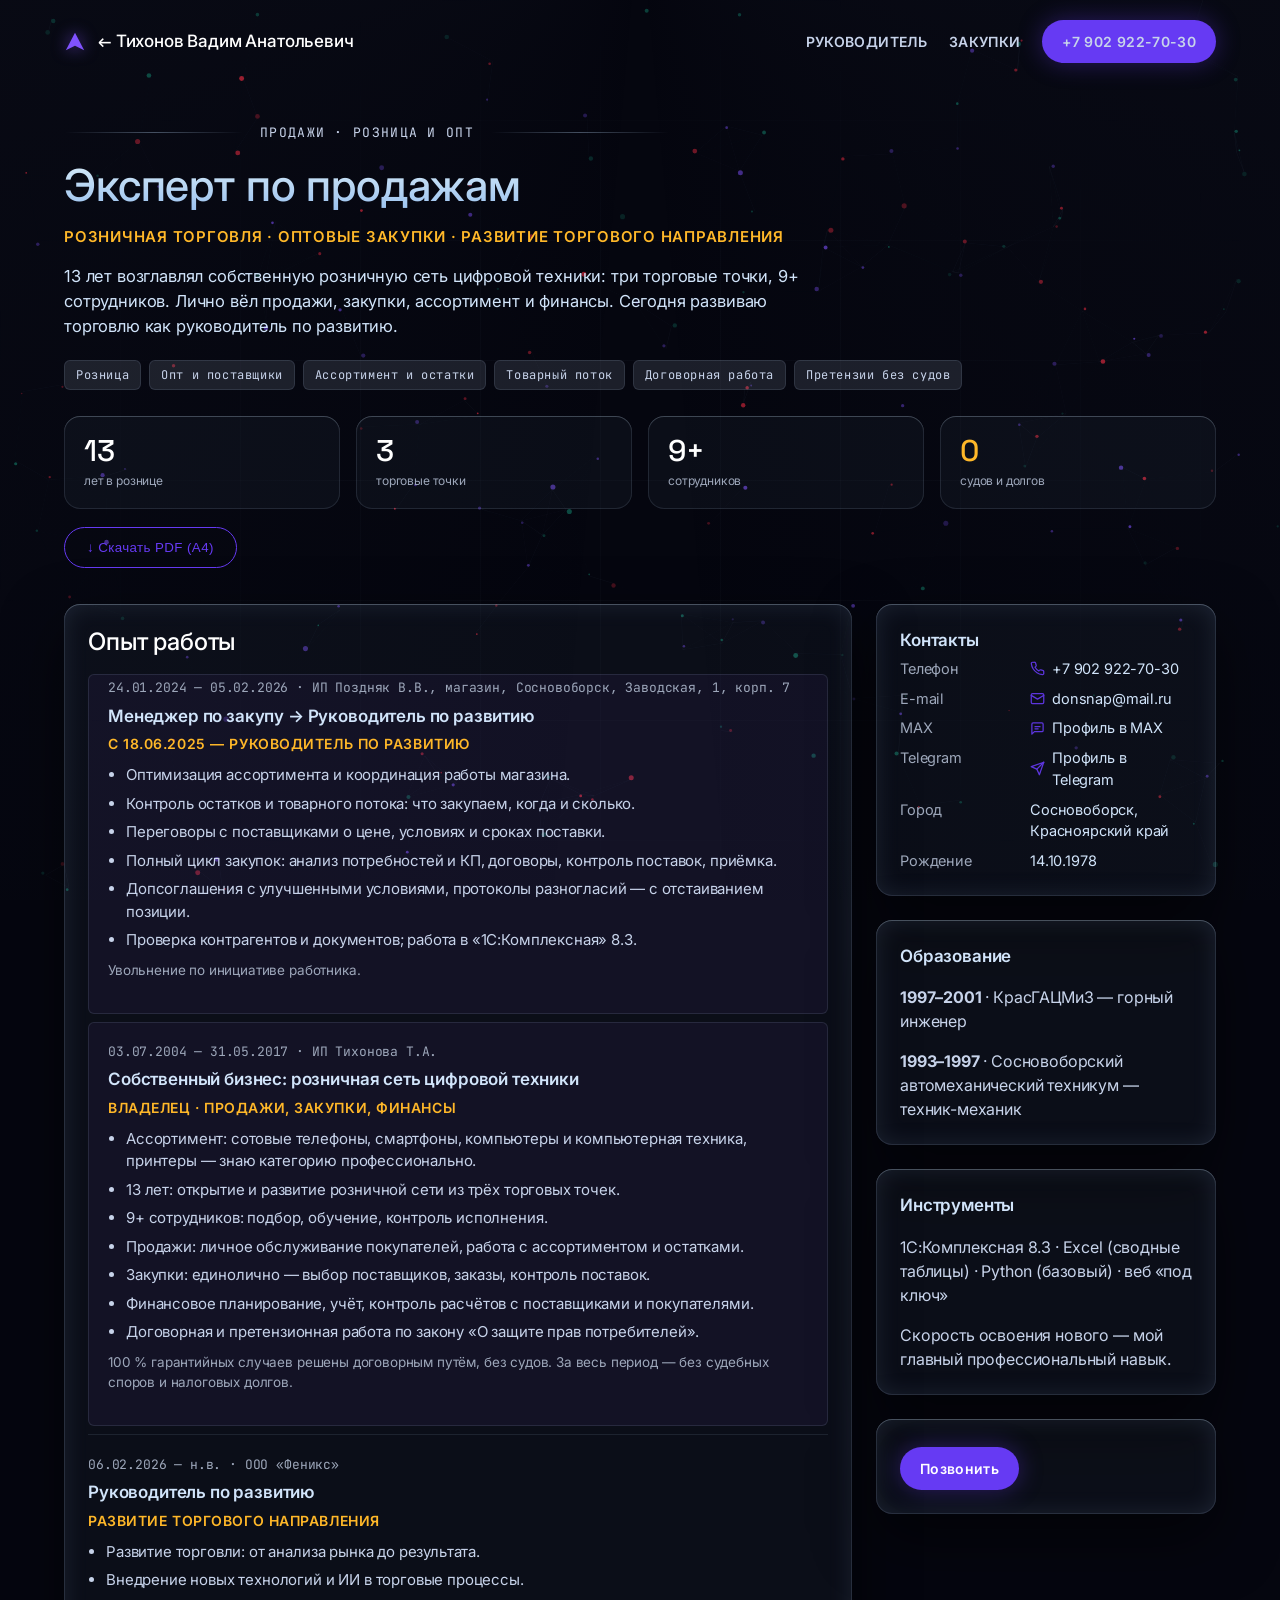
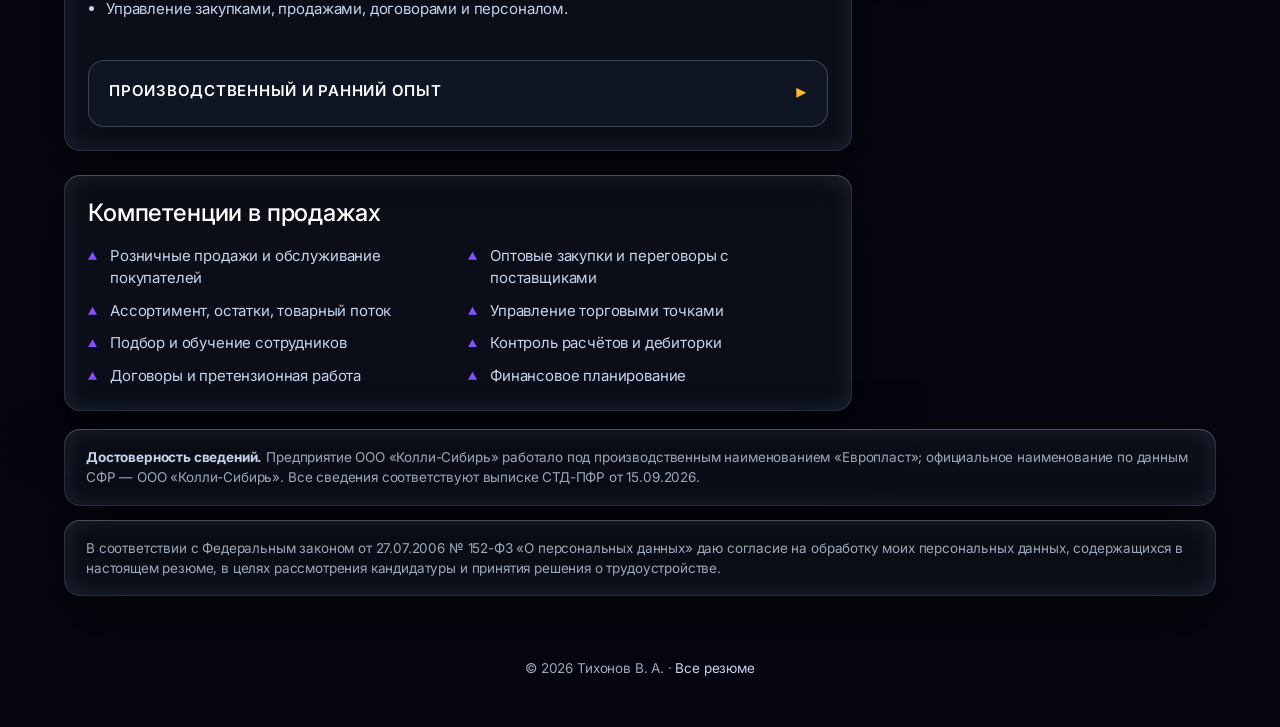
<file: docs/sales.html>
<!DOCTYPE html>
<html lang="ru">
<head>
<meta charset="UTF-8">
<meta name="viewport" content="width=device-width, initial-scale=1.0">
<title>Эксперт по продажам — Тихонов Вадим Анатольевич</title>
<meta name="description" content="Резюме эксперта по продажам: 13 лет розничной торговли цифровой техникой, 3 точки, 9+ сотрудников, опыт опта и координации магазина.">
<link rel="preconnect" href="https://fonts.googleapis.com">
<link rel="preconnect" href="https://fonts.gstatic.com" crossorigin>
<link href="https://fonts.googleapis.com/css2?family=Inter:wght@200;300;400;500;600;700&family=Space+Grotesk:wght@400;500;700&family=JetBrains+Mono:wght@400;500&display=swap" rel="stylesheet">
<link rel="stylesheet" href="css/style.css">
</head>
<body>

<div class="grid-bg" aria-hidden="true"></div>
<div class="halo" aria-hidden="true"></div>
<canvas id="brain3" data-brain aria-hidden="true"></canvas>

<header class="topbar">
  <div class="brand">
    <svg class="brand__mark" viewBox="0 0 24 24" fill="none" aria-hidden="true">
      <path d="M12 2 L22 21 L12 16 L2 21 Z" fill="url(#g)"/>
      <defs><linearGradient id="g" x1="2" y1="2" x2="22" y2="21">
        <stop stop-color="#8052ff"/><stop offset="1" stop-color="#15846e"/>
      </linearGradient></defs>
    </svg>
    <a class="brand__name" href="index.html">← Тихонов Вадим Анатольевич</a>
  </div>
  <nav class="nav">
    <a href="leader.html">Руководитель</a>
    <a href="procurement.html">Закупки</a>
    <a class="btn-cta" href="tel:+79029227030">+7 902 922-70-30</a>
  </nav>
</header>

<section class="cv-hero">
  <p class="eyebrow">Продажи · Розница и опт</p>
  <h1>Эксперт по продажам</h1>
  <p class="role-line">Розничная торговля · Оптовые закупки · Развитие торгового направления</p>
  <p class="lead">13 лет возглавлял собственную розничную сеть цифровой техники: три торговые точки, 9+ сотрудников. Лично вёл продажи, закупки, ассортимент и финансы. Сегодня развиваю торговлю как руководитель по развитию.</p>
  <div class="chips">
    <span class="chip">Розница</span><span class="chip">Опт и поставщики</span>
    <span class="chip">Ассортимент и остатки</span><span class="chip">Товарный поток</span>
    <span class="chip">Договорная работа</span><span class="chip">Претензии без судов</span>
  </div>
  <div class="numbers">
    <div class="stat"><b>13</b><span>лет в рознице</span></div>
    <div class="stat"><b>3</b><span>торговые точки</span></div>
    <div class="stat"><b>9+</b><span>сотрудников</span></div>
    <div class="stat stat--hot"><b>0</b><span>судов и долгов</span></div>
  </div>
  <p class="cv-pdf"><button class="btn-pdf" type="button" onclick="window.print()">Скачать PDF (A4)</button></p>
</section>

<div class="cv-body">
  <div class="cv-main">

    <div class="panel">
      <h2>Опыт работы</h2>

      <article class="entry entry--gold">
        <div class="per">24.01.2024 — 05.02.2026 · ИП Поздняк В.В., магазин, Сосновоборск, Заводская, 1, корп. 7</div>
        <h3>Менеджер по закупу → Руководитель по развитию</h3>
        <div class="role">с 18.06.2025 — Руководитель по развитию</div>
        <ul>
          <li>Оптимизация ассортимента и координация работы магазина.</li>
          <li>Контроль остатков и товарного потока: что закупаем, когда и сколько.</li>
          <li>Переговоры с поставщиками о цене, условиях и сроках поставки.</li>
          <li>Полный цикл закупок: анализ потребностей и КП, договоры, контроль поставок, приёмка.</li>
          <li>Допсоглашения с улучшенными условиями, протоколы разногласий — с отстаиванием позиции.</li>
          <li>Проверка контрагентов и документов; работа в «1С:Комплексная» 8.3.</li>
        </ul>
        <p class="note">Увольнение по инициативе работника.</p>
      </article>

      <article class="entry entry--gold">
        <div class="per">03.07.2004 — 31.05.2017 · ИП Тихонова Т.А.</div>
        <h3>Собственный бизнес: розничная сеть цифровой техники</h3>
        <div class="role">Владелец · продажи, закупки, финансы</div>
        <ul>
          <li>Ассортимент: сотовые телефоны, смартфоны, компьютеры и компьютерная техника, принтеры — знаю категорию профессионально.</li>
          <li>13 лет: открытие и развитие розничной сети из трёх торговых точек.</li>
          <li>9+ сотрудников: подбор, обучение, контроль исполнения.</li>
          <li>Продажи: личное обслуживание покупателей, работа с ассортиментом и остатками.</li>
          <li>Закупки: единолично — выбор поставщиков, заказы, контроль поставок.</li>
          <li>Финансовое планирование, учёт, контроль расчётов с поставщиками и покупателями.</li>
          <li>Договорная и претензионная работа по закону «О защите прав потребителей».</li>
        </ul>
        <p class="note">100 % гарантийных случаев решены договорным путём, без судов. За весь период — без судебных споров и налоговых долгов.</p>
      </article>

      <article class="entry">
        <div class="per">06.02.2026 — н.в. · ООО «Феникс»</div>
        <h3>Руководитель по развитию</h3>
        <div class="role">Развитие торгового направления</div>
        <ul>
          <li>Развитие торговли: от анализа рынка до результата.</li>
          <li>Внедрение новых технологий и ИИ в торговые процессы.</li>
          <li>Управление закупками, продажами, договорами и персоналом.</li>
        </ul>
      </article>

      <details class="tech" style="margin-top:14px">
        <summary>Производственный и ранний опыт</summary>
        <div class="entry" style="border-top:0;padding-top:0">
          <ul>
            <li><b>05.10.2001 — 29.12.2003</b> · АО «Спецтехномаш» — инженер-конструктор, проектирование горнодобывающего оборудования.</li>
            <li><b>22.12.2017 — 19.03.2019</b> · ООО «Колли-Сибирь» (производство — «Европласт») — оператор автоматической линии, колпачки (крышки) для ПЭТ-бутылок.</li>
            <li><b>20.04.2018 — 02.03.2020</b> и <b>18.01.2022 — 10.07.2023</b> · ООО «Красфан», цех фанеры — вентилевой гидравлического пресса, 5→6 разряд, линия ламинирования.</li>
            <li>Периоды <b>01.01.2006 — 31.12.2007</b> (ПК «Индустриальный») и <b>02.10.2017 — 19.04.2018</b> (ООО «Агентство бизнес-сопровождения») указаны по данным СФР без должностей.</li>
          </ul>
        </div>
      </details>
    </div>

    <div class="panel">
      <h2>Компетенции в продажах</h2>
      <ul class="skills">
        <li>Розничные продажи и обслуживание покупателей</li>
        <li>Оптовые закупки и переговоры с поставщиками</li>
        <li>Ассортимент, остатки, товарный поток</li>
        <li>Управление торговыми точками</li>
        <li>Подбор и обучение сотрудников</li>
        <li>Контроль расчётов и дебиторки</li>
        <li>Договоры и претензионная работа</li>
        <li>Финансовое планирование</li>
      </ul>
    </div>

  </div>

  <aside class="cv-side">
    <div class="panel">
      <h3>Контакты</h3>
      <dl class="kv">
        <dt>Телефон</dt><dd><a href="tel:+79029227030"><svg class="kv-i" viewBox="0 0 24 24" fill="none" stroke="currentColor" stroke-width="2" stroke-linecap="round" stroke-linejoin="round" aria-hidden="true"><path d="M22 16.92v3a2 2 0 0 1-2.18 2 19.79 19.79 0 0 1-8.63-3.07 19.5 19.5 0 0 1-6-6 19.79 19.79 0 0 1-3.07-8.67A2 2 0 0 1 4.11 2h3a2 2 0 0 1 2 1.72c.13.96.36 1.9.7 2.81a2 2 0 0 1-.45 2.11L8.09 9.91a16 16 0 0 0 6 6l1.27-1.27a2 2 0 0 1 2.11-.45c.91.34 1.85.57 2.81.7A2 2 0 0 1 22 16.92z"/></svg>+7 902 922-70-30</a></dd>
        <dt>E-mail</dt><dd><a href="mailto:donsnap@mail.ru"><svg class="kv-i" viewBox="0 0 24 24" fill="none" stroke="currentColor" stroke-width="2" stroke-linecap="round" stroke-linejoin="round" aria-hidden="true"><rect x="2" y="4" width="20" height="16" rx="2"/><path d="m22 7-10 6L2 7"/></svg>donsnap@mail.ru</a></dd>
        <dt>MAX</dt><dd><a href="https://max.ru/u/f9LHodD0cOLQ-sNT1lSJwPPwI5F9yjYITfqFlz48KiIu6pjLFxGnrvtVj2A" target="_blank" rel="noopener"><svg class="kv-i" viewBox="0 0 24 24" fill="none" stroke="currentColor" stroke-width="2" stroke-linecap="round" stroke-linejoin="round" aria-hidden="true"><path d="M21 15a2 2 0 0 1-2 2H7l-4 4V5a2 2 0 0 1 2-2h14a2 2 0 0 1 2 2z"/><path d="M8 9h8M8 12.5h5"/></svg>Профиль в MAX</a></dd>
        <dt>Telegram</dt><dd><a href="https://t.me/TVMM3" target="_blank" rel="noopener"><svg class="kv-i" viewBox="0 0 24 24" fill="none" stroke="currentColor" stroke-width="2" stroke-linecap="round" stroke-linejoin="round" aria-hidden="true"><path d="M22 2 11 13"/><path d="M22 2 15 22l-4-9-9-4z"/></svg>Профиль в Telegram</a></dd>
        <dt>Город</dt><dd>Сосновоборск, Красноярский край</dd>
        <dt>Рождение</dt><dd>14.10.1978</dd>
      </dl>
    </div>
    <div class="panel">
      <h3>Образование</h3>
      <p><b>1997–2001</b> · КрасГАЦМиЗ — горный инженер</p>
      <p style="margin-bottom:0"><b>1993–1997</b> · Сосновоборский автомеханический техникум — техник-механик</p>
    </div>
    <div class="panel">
      <h3>Инструменты</h3>
      <p>1С:Комплексная 8.3 · Excel (сводные таблицы) · Python (базовый) · веб «под ключ»</p>
      <p style="margin-bottom:0">Скорость освоения нового — мой главный профессиональный навык.</p>
    </div>
    <div class="panel">
      <a class="btn-cta" href="tel:+79029227030">Позвонить</a>
    </div>
  </aside>
</div>

<div class="legal">
  <div class="panel"><p><b>Достоверность сведений.</b> Предприятие ООО «Колли-Сибирь» работало под производственным наименованием «Европласт»; официальное наименование по данным СФР — ООО «Колли-Сибирь». Все сведения соответствуют выписке СТД-ПФР от 15.09.2026.</p></div>
  <div class="panel"><p>В соответствии с Федеральным законом от 27.07.2006 № 152-ФЗ «О персональных данных» даю согласие на обработку моих персональных данных, содержащихся в настоящем резюме, в целях рассмотрения кандидатуры и принятия решения о трудоустройстве.</p></div>
</div>

<footer class="footer">
  <p>© 2026 Тихонов В. А. · <a href="index.html">Все резюме</a></p>
</footer>

<script src="js/brain.js"></script>
<script src="js/app.js"></script>
</body>
</html>
</file>
<file: docs/css/style.css>
/* ============================================================
   Стеклянное резюме — дизайн-система
   Источники эффектов:
   - Эффекты/DESIGN - СТЕКЛО.md  (Authkit: токены стекла, сетка, типографика)
   - Эффекты/DESIGN - МОЗГ.md    (Dala: мозг из осколков, акценты iris/amber)
   ============================================================ */

:root {
  /* СТЕКЛО — канва и поверхности */
  --canvas: #05060f;
  --steel-plate: #2f343e;
  --fog-veil: #9da7ba;
  --moon-mist: #c7d3ea;
  --frost-glow: #d1e4fa;
  --ice-hi-1: #d8ecf8;
  --ice-hi-2: #98c0ef;
  --void-violet: #663af3;
  --glass-edge: #bad7f71f;
  --lum-fill: #c7d3ea1f;

  /* МОЗГ — акценты */
  --iris: #8052ff;
  --saffron: #ffb829;
  --signal-red: #ff2f45;
  --verdant: #15846e;

  /* Типографика */
  --font-body: "Inter", system-ui, "Segoe UI", sans-serif;
  --font-display: "Space Grotesk", var(--font-body);
  --font-mono: "JetBrains Mono", var(--font-body);

  /* Формы (СТЕКЛО) */
  --r-card: 16px;
  --r-badge: 6px;
  --r-pill: 999px;

  /* Тени (СТЕКЛО): инет-подсветка + мягкий ореол, без обычных drop-shadow */
  --shadow-subtle: rgba(186, 215, 247, 0.12) 0 0 0 1px inset;
  --shadow-frost: rgba(216, 236, 248, 0.2) 0 1px 0 0 inset,
    rgba(168, 201, 255, 0.16) 0 0 24px 0 inset;
  --halo: rgba(0, 0, 0, 0.55) 0 24px 60px;
}

* { box-sizing: border-box; }

html { scroll-behavior: smooth; }

body {
  margin: 0;
  background: var(--canvas);
  color: var(--frost-glow);
  font-family: var(--font-body);
  font-size: 16px;
  line-height: 1.5;
  letter-spacing: -0.01em;
  -webkit-font-smoothing: antialiased;
  min-height: 100vh;
  overflow-x: hidden;
}

a { color: inherit; text-decoration: none; }
ul { margin: 0; padding-left: 1.2em; }
li { margin: 0 0 6px; }

/* ---------- Фон: синькопечатная сетка + гало (СТЕКЛО) ---------- */
.grid-bg {
  position: fixed; inset: 0; z-index: 0; pointer-events: none;
  background-image:
    linear-gradient(rgba(186, 215, 247, 0.025) 1px, transparent 1px),
    linear-gradient(90deg, rgba(186, 215, 247, 0.025) 1px, transparent 1px);
  background-size: 120px 120px;
  -webkit-mask-image: radial-gradient(ellipse at center, #000 30%, transparent 78%);
  mask-image: radial-gradient(ellipse at center, #000 30%, transparent 78%);
}
.halo {
  position: fixed; inset: 0; z-index: 0; pointer-events: none;
  background: conic-gradient(from 180deg at 50% -10%,
    transparent 0deg, rgba(124, 145, 182, 0.5) 180deg, transparent 360deg);
  opacity: 0.14;
}

/* ---------- Мозг из осколков (МОЗГ) ---------- */
canvas[data-brain] {
  position: fixed; inset: 0; width: 100%; height: 100%;
  z-index: 1; pointer-events: none;
  opacity: 0.86;
}

/* ---------- Верхняя панель ---------- */
.topbar {
  position: relative; z-index: 10;
  display: flex; align-items: center; justify-content: space-between;
  gap: 16px; flex-wrap: wrap;
  max-width: 1200px; margin: 0 auto;
  padding: 20px 24px;
}
.brand { display: flex; align-items: center; gap: 12px; }
.brand__mark { width: 22px; height: 22px; filter: drop-shadow(0 0 8px rgba(128, 82, 255, 0.7)); }
.brand__name {
  font-family: var(--font-display); font-weight: 500; font-size: 17px;
  color: #fff;
}
.nav { display: flex; gap: 22px; align-items: center; flex-wrap: wrap; }
.nav a {
  font-size: 14px; font-weight: 600; letter-spacing: 0.025em;
  text-transform: uppercase; color: var(--moon-mist);
  transition: color 0.2s;
}
.nav a:hover { color: #fff; }
.btn-cta {
  display: inline-block;
  background: var(--void-violet); color: #fff;
  font-size: 14px; font-weight: 600; letter-spacing: 0.025em;
  padding: 11px 20px; border-radius: var(--r-pill);
  box-shadow: 0 0 24px rgba(102, 58, 243, 0.35);
  transition: transform 0.2s, box-shadow 0.2s;
}
.btn-cta:hover { transform: translateY(-1px); box-shadow: 0 0 34px rgba(102, 58, 243, 0.55); }

/* ---------- Рейка-подзаголовок (СТЕКЛО: eyebrow с линиями) ---------- */
.eyebrow {
  display: flex; align-items: center; gap: 16px;
  font-family: var(--font-mono); font-size: 13px;
  letter-spacing: 0.1em; text-transform: uppercase;
  color: var(--moon-mist);
  margin: 0 0 18px;
}
.eyebrow::before, .eyebrow::after {
  content: ""; height: 1px; flex: 1; max-width: 180px;
  background: linear-gradient(90deg, transparent, rgba(186, 215, 247, 0.35), transparent);
}

/* ---------- Лендинг: герой ---------- */
.hero {
  position: relative; z-index: 5;
  max-width: 1200px; margin: 0 auto;
  padding: 56px 24px 40px;
  text-align: center;
}
.hero h1 {
  font-family: var(--font-display); font-weight: 500;
  font-size: clamp(34px, 5vw, 48px); line-height: 1.17;
  margin: 0 auto 16px; max-width: 820px;
  background: linear-gradient(180deg, var(--ice-hi-1), var(--ice-hi-2));
  -webkit-background-clip: text; background-clip: text;
  -webkit-text-fill-color: transparent; color: transparent;
}
.hero .lead {
  max-width: 640px; margin: 0 auto 12px;
  font-size: 17px; color: var(--frost-glow);
}
.hero .sub { color: var(--fog-veil); font-size: 14px; margin-bottom: 44px; }

/* ---------- Стеклянные карточки-окна ---------- */
.decks {
  display: grid; grid-template-columns: repeat(3, 1fr);
  gap: 24px; align-items: stretch; text-align: left;
}
@media (max-width: 940px) {
  .decks { grid-template-columns: 1fr; max-width: 480px; margin: 0 auto; }
  /* На смартфоне руководитель — первым (на десктопе он в центре-пьедестале) */
  .deck--lead { order: -1; }
}

.deck {
  position: relative;
  display: flex; flex-direction: column; gap: 14px;
  -webkit-backdrop-filter: blur(18px); backdrop-filter: blur(18px);
  border-radius: var(--r-card);
  box-shadow: rgba(216, 236, 248, 0.2) 0 1px 0 0 inset,
    rgba(168, 201, 255, 0.16) 0 0 24px 0 inset,
    rgba(186, 215, 247, 0.12) 0 0 0 1px inset, var(--halo);
  padding: 24px;
  overflow: hidden;
  border: 1px solid rgba(216, 236, 248, 0.34);
  background:
    linear-gradient(135deg, rgba(255,255,255,0.12), rgba(128,82,255,0.06) 45%, rgba(21,132,110,0.10)),
    rgba(20, 29, 48, 0.62);
  opacity: 1;
  transition: transform 0.35s cubic-bezier(0.22, 1, 0.36, 1),
    box-shadow 0.35s, background 0.35s;
}
.deck::after { /* блик стекла */
  content: ""; position: absolute; inset: 0;
  background: linear-gradient(115deg, transparent 30%, rgba(216, 236, 248, 0.07) 46%, transparent 60%);
  transform: translateX(-40%);
  transition: transform 0.9s ease;
  pointer-events: none;
}
.deck:hover::after { transform: translateX(40%); }
.deck:hover {
  transform: translateY(-6px);
  background:
    linear-gradient(135deg, rgba(255,255,255,0.18), rgba(128,82,255,0.10) 45%, rgba(21,132,110,0.14)),
    rgba(24, 34, 56, 0.7);
  box-shadow: rgba(216, 236, 248, 0.24) 0 1px 0 0 inset,
    rgba(168, 201, 255, 0.22) 0 0 40px 0 inset,
    rgba(186, 215, 247, 0.2) 0 0 0 1px inset,
    rgba(0, 0, 0, 0.65) 0 30px 70px;
}
.deck__eyebrow {
  font-family: var(--font-mono); font-size: 12px;
  letter-spacing: 0.1em; text-transform: uppercase; color: var(--moon-mist);
}
.deck__title {
  font-family: var(--font-display); font-weight: 500;
  font-size: 24px; line-height: 1.17; color: #fff; margin: 0;
}
.deck--lead .deck__title { font-size: 24px; }
/* Подсветка руководительской карточки — сигнальным красным */
.deck--lead:hover {
  box-shadow: rgba(216, 236, 248, 0.24) 0 1px 0 0 inset,
    rgba(255, 47, 69, 0.16) 0 0 40px 0 inset,
    rgba(255, 47, 69, 0.45) 0 0 0 1px inset,
    0 0 34px -6px rgba(255, 47, 69, 0.55),
    rgba(0, 0, 0, 0.65) 0 30px 70px;
}
.deck__facts { color: var(--moon-mist); font-size: 14.5px; flex: 1; }
.deck__facts li { margin-bottom: 4px; }
.deck__go {
  display: inline-flex; align-items: center; gap: 8px;
  font-size: 13px; font-weight: 600; letter-spacing: 0.06em;
  text-transform: uppercase; color: var(--frost-glow);
}
.deck__go .arrow { transition: transform 0.25s; }
.deck:hover .deck__go .arrow { transform: translateX(5px); }

/* Центральная карточка: монограмма + цифры */
.deck--lead {
  background:
    linear-gradient(135deg, rgba(255,255,255,0.16), rgba(128,82,255,0.12) 50%, rgba(21,132,110,0.12)),
    rgba(21, 30, 52, 0.68);
  box-shadow: rgba(216, 236, 248, 0.22) 0 1px 0 0 inset,
    rgba(128, 82, 255, 0.18) 0 0 36px 0 inset,
    rgba(186, 215, 247, 0.16) 0 0 0 1px inset, var(--halo);
}
.deck__head { display: flex; align-items: center; gap: 14px; }
.mono-photo {
  width: 56px; height: 56px; flex: none;
  display: grid; place-items: center;
  border-radius: 9999px;
  font-family: var(--font-display); font-weight: 500; font-size: 18px;
  color: #fff;
  background: radial-gradient(circle at 30% 25%, #663af3, #1b1140 75%);
  box-shadow: rgba(255, 255, 255, 0.28) 0 1px 0 0 inset,
    rgba(128, 82, 255, 0.4) 0 0 24px 0 inset,
    rgba(186, 215, 247, 0.18) 0 0 0 1px inset;
}
.stat-row { display: flex; gap: 18px; flex-wrap: wrap; }
.stat b {
  display: block; font-family: var(--font-display); font-weight: 500;
  font-size: 24px; color: #fff; line-height: 1.1;
}
.stat span { font-size: 12px; color: var(--fog-veil); }
.stat--hot b { color: var(--accent, var(--saffron)); }

/* ---------- Анимация прилёта карточек ---------- */
@keyframes fly-left {
  from { opacity: 0; transform: translate3d(-125vw, 6vh, 0) rotate(-14deg) scale(0.86); filter: blur(26px); }
  65%  { opacity: 1; filter: blur(0); }
  82%  { transform: translate3d(1.6vw, -0.6vh, 0) rotate(0.6deg) scale(1.012); }
  to   { opacity: 1; transform: translate3d(0, 0, 0) rotate(0) scale(1); filter: blur(0); }
}
@keyframes fly-top {
  from { opacity: 0; transform: translate3d(0, -105vh, 0) rotate(3deg) scale(0.8); filter: blur(26px); }
  65%  { opacity: 1; filter: blur(0); }
  82%  { transform: translate3d(0, 1.2vh, 0) rotate(-0.4deg) scale(1.015); }
  to   { opacity: 1; transform: translate3d(0, 0, 0) rotate(0) scale(1); filter: blur(0); }
}
@keyframes fly-right {
  from { opacity: 0; transform: translate3d(125vw, 6vh, 0) rotate(14deg) scale(0.86); filter: blur(26px); }
  65%  { opacity: 1; filter: blur(0); }
  82%  { transform: translate3d(-1.6vw, -0.6vh, 0) rotate(-0.6deg) scale(1.012); }
  to   { opacity: 1; transform: translate3d(0, 0, 0) rotate(0) scale(1); filter: blur(0); }
}
@keyframes float-y {
  from { translate: 0 0; }
  to   { translate: 0 -8px; }
}
.deck.js-landed { opacity: 1; }
/* Медленный, «весомый» прилёт: издалека, с блюром и лёгким наклоном */
.deck--sales.js-landed { animation: fly-left 1.75s cubic-bezier(0.16, 1, 0.3, 1) 0.30s both; }
.deck--lead.js-landed  { animation: fly-top 1.95s cubic-bezier(0.16, 1, 0.3, 1) 0.75s both; }
.deck--proc.js-landed  { animation: fly-right 1.75s cubic-bezier(0.16, 1, 0.3, 1) 1.20s both; }
/* после прилёта — лёгкое парение */
/* «Плавание в воде»: очень медленное живое покачивание.
   Используются индивидуальные свойства translate/rotate/scale — они не
   конфликтуют с hover-transform карточки (подъём и наклон). */
@keyframes drift-a {
  0%   { translate: 0 0;        rotate: 0deg; }
  20%  { translate: 6px -8px;   rotate: 0.35deg; }
  45%  { translate: -3px -14px; rotate: -0.30deg; }
  70%  { translate: -8px -6px;  rotate: 0.22deg; }
  100% { translate: 0 0;        rotate: 0deg; }
}
@keyframes drift-b {
  0%   { translate: 0 0;        rotate: 0deg;   scale: 1; }
  25%  { translate: -7px -6px;  rotate: -0.32deg; scale: 1.006; }
  50%  { translate: 2px -15px;  rotate: 0.24deg; scale: 1.002; }
  75%  { translate: 7px -5px;   rotate: -0.18deg; scale: 1.007; }
  100% { translate: 0 0;        rotate: 0deg;   scale: 1; }
}
@keyframes drift-c {
  0%   { translate: 0 0;        rotate: 0deg; }
  30%  { translate: 5px -12px;  rotate: -0.28deg; }
  55%  { translate: -6px -7px;  rotate: 0.30deg; }
  80%  { translate: 3px -10px;  rotate: -0.12deg; }
  100% { translate: 0 0;        rotate: 0deg; }
}
.deck.js-float { will-change: translate, rotate; }
.deck--sales.js-float { animation: drift-a 14s ease-in-out infinite; }
.deck--lead.js-float  { animation: drift-b 17s ease-in-out -4s infinite; }
.deck--proc.js-float  { animation: drift-c 15s ease-in-out -9s infinite; }

.footer {
  position: relative; z-index: 5;
  text-align: center; padding: 48px 24px 36px;
  color: var(--fog-veil); font-size: 13.5px;
}
.footer a { color: var(--moon-mist); }
.footer a:hover { color: #fff; }

/* ============================================================
   Страницы резюме
   ============================================================ */
.cv-hero {
  position: relative; z-index: 5;
  max-width: 1200px; margin: 0 auto;
  padding: 40px 24px 8px;
}
.cv-hero h1 {
  font-family: var(--font-display); font-weight: 500;
  font-size: clamp(30px, 4.4vw, 44px); line-height: 1.16;
  margin: 0 0 14px;
  background: linear-gradient(180deg, var(--ice-hi-1), var(--ice-hi-2));
  -webkit-background-clip: text; background-clip: text;
  -webkit-text-fill-color: transparent; color: transparent;
}
.cv-hero .role-line {
  font-size: 15px; font-weight: 600; letter-spacing: 0.05em;
  text-transform: uppercase; color: var(--accent, var(--saffron));
  margin: 0 0 16px;
}
.cv-hero .lead { max-width: 780px; color: var(--frost-glow); font-size: 16.5px; margin: 0 0 22px; }

.chips { display: flex; flex-wrap: wrap; gap: 8px; margin: 0 0 26px; }
.chip {
  font-family: var(--font-mono); font-size: 12px;
  letter-spacing: 0.05em; color: var(--moon-mist);
  padding: 6px 12px; border-radius: var(--r-badge);
  background: var(--lum-fill);
  box-shadow: var(--shadow-subtle);
}

/* Цифры */
.numbers {
  display: grid; grid-template-columns: repeat(4, 1fr);
  gap: 16px; margin: 0 0 8px;
}
@media (max-width: 760px) { .numbers { grid-template-columns: repeat(2, 1fr); } }
.numbers .stat {
  padding: 18px 20px;
  background: #bad6f70a;
  border-radius: var(--r-card);
  -webkit-backdrop-filter: blur(14px); backdrop-filter: blur(14px);
  box-shadow: rgba(216, 236, 248, 0.16) 0 1px 0 0 inset,
    rgba(186, 215, 247, 0.12) 0 0 0 1px inset;
}
.numbers .stat b { font-size: 30px; }

/* Сетка: основная колонка + боковая */
.cv-body {
  position: relative; z-index: 5;
  max-width: 1200px; margin: 0 auto;
  padding: 24px 24px 10px;
  display: grid; grid-template-columns: 1fr 340px;
  gap: 24px; align-items: start;
}
@media (max-width: 980px) { .cv-body { grid-template-columns: 1fr; } }
.cv-main { display: flex; flex-direction: column; gap: 24px; min-width: 0; }

/* Стеклянная панель */
.panel {
  background: #bad6f70a;
  -webkit-backdrop-filter: blur(18px); backdrop-filter: blur(18px);
  border-radius: var(--r-card);
  box-shadow: rgba(216, 236, 248, 0.18) 0 1px 0 0 inset,
    rgba(168, 201, 255, 0.12) 0 0 24px 0 inset,
    rgba(186, 215, 247, 0.12) 0 0 0 1px inset, var(--halo);
  padding: 24px;
}
.panel h2 {
  font-family: var(--font-display); font-weight: 500;
  font-size: 24px; line-height: 1.17; color: #fff;
  margin: 0 0 18px;
}
.panel h3 { font-size: 17px; font-weight: 600; color: var(--frost-glow); margin: 0 0 4px; }
.panel p { color: var(--moon-mist); }

/* Опыт: запись */
.entry {
  padding: 20px 0;
  border-top: 1px solid rgba(186, 215, 247, 0.1);
}
.entry:first-of-type { border-top: 0; padding-top: 4px; }
.entry:last-child { padding-bottom: 0; }
.entry .per {
  font-family: var(--font-mono); font-size: 13px;
  color: var(--fog-veil); margin-bottom: 6px;
}
.entry .role {
  font-size: 14px; font-weight: 600; color: var(--accent, var(--saffron));
  letter-spacing: 0.04em; text-transform: uppercase;
  margin-bottom: 10px;
}
.entry ul { color: var(--moon-mist); font-size: 15px; }
.entry .note { font-size: 13.5px; color: var(--fog-veil); margin-top: 8px; }
.entry--gold {
  background: #8052ff0f;
  border-radius: var(--r-badge);
  box-shadow: var(--shadow-subtle);
  padding: 20px;
  margin-bottom: 8px;
  border-top: 0;
}

/* Компетенции */
.skills { list-style: none; padding: 0; margin: 0;
  display: grid; grid-template-columns: 1fr 1fr; gap: 10px 20px; }
@media (max-width: 640px) { .skills { grid-template-columns: 1fr; } }
.skills li {
  position: relative; padding-left: 22px;
  color: var(--moon-mist); font-size: 15px; margin: 0;
}
.skills li::before {
  content: ""; position: absolute; left: 0; top: 7px;
  width: 9px; height: 8px;
  background: var(--iris);
  clip-path: polygon(50% 0, 100% 100%, 0 100%);
}

/* Принципы (стр. руководителя) */
.principles { display: grid; grid-template-columns: repeat(4, 1fr); gap: 14px; }
@media (max-width: 900px) { .principles { grid-template-columns: repeat(2, 1fr); } }
@media (max-width: 520px) { .principles { grid-template-columns: 1fr; } }
.principle {
  background: #bad6f70a; border-radius: var(--r-card);
  box-shadow: rgba(216, 236, 248, 0.14) 0 1px 0 0 inset,
    rgba(186, 215, 247, 0.1) 0 0 0 1px inset;
  padding: 18px;
}
.principle b { display: block; color: #fff; font-size: 15px; margin-bottom: 6px; }
.principle span { color: var(--fog-veil); font-size: 13.5px; }

/* Лестница внедрений */
.ladder { counter-reset: step; list-style: none; padding: 0; margin: 0; }
.ladder li {
  counter-increment: step;
  position: relative; padding: 0 0 16px 44px;
  color: var(--moon-mist); font-size: 15.5px; margin: 0;
}
.ladder li:last-child { padding-bottom: 0; }
.ladder li::before {
  content: counter(step);
  position: absolute; left: 0; top: -2px;
  width: 28px; height: 28px; border-radius: 9999px;
  display: grid; place-items: center;
  font-family: var(--font-mono); font-size: 13px; color: #fff;
  background: linear-gradient(135deg, var(--iris), var(--verdant));
  box-shadow: rgba(128, 82, 255, 0.35) 0 0 14px;
}
.ladder .quote { color: var(--accent, var(--saffron)); font-weight: 500; }

/* Боковая колонка */
.cv-side { display: flex; flex-direction: column; gap: 24px; position: sticky; top: 20px; }
@media (max-width: 980px) { .cv-side { position: static; } }
.kv { display: grid; grid-template-columns: 118px 1fr; gap: 8px 12px; font-size: 14.5px; margin: 0; }
.kv dt { color: var(--fog-veil); }
.kv dd { margin: 0; color: var(--frost-glow); word-break: break-word; }
.kv a { display: inline-flex; align-items: baseline; gap: 7px; transition: color 0.2s; }
.kv a .kv-i {
  width: 15px; height: 15px; flex: none;
  align-self: center;
  color: var(--void-violet);
  opacity: 0.9;
  transition: transform 0.2s, color 0.2s, filter 0.2s;
}
.kv a:hover { color: #fff; text-decoration: underline; }
.kv a:hover .kv-i {
  color: #fff; transform: translateY(-1px);
  filter: drop-shadow(0 0 6px rgba(102, 58, 243, 0.9));
}
@media print {
  .kv a .kv-i { color: #663af3 !important; filter: none !important; }
}
.panel .btn-cta { margin-top: 4px; text-align: center; }

/* Юридический блок */
.legal {
  position: relative; z-index: 5;
  max-width: 1200px; margin: 0 auto;
  padding: 8px 24px 0;
  display: flex; flex-direction: column; gap: 14px;
}
.legal .panel { padding: 18px 22px; }
.legal p { font-size: 13.5px; color: var(--fog-veil); margin: 0; }
.legal b { color: var(--moon-mist); }

/* Аккордеон «Производственный и ранний опыт» — заметная кнопка-пилюля */
details.tech {
  border: 1px solid rgba(216, 236, 248, 0.22);
  border-radius: var(--r-card);
  background: rgba(20, 29, 48, 0.55);
  padding: 4px 20px 8px;
}
details.tech summary {
  cursor: pointer;
  list-style: none;
  display: flex; align-items: center; justify-content: space-between; gap: 12px;
  padding: 15px 0;
  color: #fff; font-size: 15px; font-weight: 600;
  text-transform: uppercase; letter-spacing: 0.05em;
  transition: color 0.2s;
}
details.tech summary::-webkit-details-marker { display: none; }
details.tech summary::after {
  content: "▸";
  color: var(--accent, var(--saffron));
  font-size: 20px; line-height: 1;
  transition: transform 0.25s;
}
details.tech[open] summary::after { transform: rotate(90deg); }
details.tech summary:hover { color: var(--accent, var(--saffron)); }
details.tech[open] summary { margin-bottom: 10px; }
details.tech[open] { padding-bottom: 14px; }
@media (max-width: 640px) {
  details.tech summary { font-size: 16px; padding: 18px 0; }
}

/* Появление контента страницы */
@keyframes fade-up {
  from { opacity: 0; transform: translateY(18px); }
  to   { opacity: 1; transform: translateY(0); }
}
.cv-hero, .cv-body > *, .legal { animation: fade-up 0.7s cubic-bezier(0.22, 1, 0.36, 1) both; }

/* Уважение к prefers-reduced-motion */
@media (prefers-reduced-motion: reduce) {
  *, *::before, *::after {
    animation-duration: 0.01ms !important;
    animation-iteration-count: 1 !important;
    transition-duration: 0.01ms !important;
  }
  .deck { opacity: 1 !important; }
  .deck.js-float { animation: none !important; }
}

/* ============================================================
   Выбор направления: номера окон, активное окно, сцена с резюме
   ============================================================ */
.deck__num {
  position: absolute; top: 14px; right: 16px;
  font-family: var(--font-mono); font-size: 12px;
  letter-spacing: 0.14em; color: var(--accent, var(--moon-mist)); opacity: 0.8;
}
.deck--sales { --accent: #a98bff; }
.deck--lead  { --accent: var(--signal-red); }
.deck--proc  { --accent: #4fd6b4; }

/* Активное окно: подсветка рамой и мягкое свечение акцентом */
.deck.is-active {
  border-color: var(--accent);
  box-shadow: rgba(216, 236, 248, 0.24) 0 1px 0 0 inset,
    rgba(168, 201, 255, 0.2) 0 0 40px 0 inset,
    var(--accent) 0 0 0 1px inset,
    0 0 34px -6px var(--accent),
    rgba(0, 0, 0, 0.65) 0 26px 60px;
}
.deck__state { display: none; }
.deck.is-active .deck__state {
  display: inline-flex; align-items: center; gap: 6px;
  font-family: var(--font-mono); font-size: 11.5px; letter-spacing: 0.1em;
  text-transform: uppercase; color: var(--accent);
}
/* Переливание стекла при наведении — шире и заметнее */
.deck::after { transform: translateX(-120%) rotate(6deg); }
.deck:hover::after { transform: translateX(120%) rotate(6deg); }

/* ---------- Сцена: полное стеклянное резюме под окнами ---------- */
.stage {
  position: relative; z-index: 6;
  max-width: 1200px; margin: 0 auto;
  padding: 8px 24px 56px;
  scroll-margin-top: 10px;
}
.stage[hidden] { display: none; }
.stage__bar {
  position: sticky; top: 0; z-index: 12;
  display: flex; flex-wrap: wrap; align-items: center; justify-content: space-between;
  gap: 12px; padding: 12px 16px; margin: 0 0 18px;
  border-radius: var(--r-card);
  background: rgba(11, 16, 32, 0.74);
  -webkit-backdrop-filter: blur(16px); backdrop-filter: blur(16px);
  box-shadow: rgba(216, 236, 248, 0.16) 0 1px 0 0 inset,
    rgba(186, 215, 247, 0.14) 0 0 0 1px inset,
    rgba(0, 0, 0, 0.55) 0 14px 34px;
}
.stage__tabs { display: flex; gap: 8px; flex-wrap: wrap; }
.tab {
  font: inherit; font-size: 13px; font-weight: 600;
  letter-spacing: 0.05em; text-transform: uppercase;
  color: var(--moon-mist); cursor: pointer;
  padding: 9px 16px; border: 0; border-radius: var(--r-pill);
  background: var(--lum-fill); box-shadow: var(--shadow-subtle);
  transition: color 0.2s, background 0.3s, box-shadow 0.3s;
}
.tab:hover { color: #fff; background: #bad6f71f; }
.tab.is-active {
  color: #fff;
  background: linear-gradient(135deg, var(--void-violet), var(--verdant));
  box-shadow: 0 0 24px rgba(102, 58, 243, 0.45);
}
.stage__actions { display: flex; align-items: center; gap: 16px; }
.stage__link, .stage__close {
  font: inherit; font-size: 13px; font-weight: 600;
  letter-spacing: 0.05em; text-transform: uppercase;
  color: var(--moon-mist); background: none; border: 0;
  cursor: pointer; padding: 6px 2px;
}
.stage__link:hover, .stage__close:hover { color: #fff; text-decoration: underline; }

.stage__glass {
  border-radius: 24px;
  background:
    linear-gradient(135deg, rgba(255, 255, 255, 0.1), rgba(128, 82, 255, 0.07) 45%, rgba(21, 132, 110, 0.1)),
    rgba(16, 24, 42, 0.68);
  -webkit-backdrop-filter: blur(20px); backdrop-filter: blur(20px);
  box-shadow: rgba(216, 236, 248, 0.2) 0 1px 0 0 inset,
    rgba(168, 201, 255, 0.14) 0 0 44px 0 inset,
    rgba(186, 215, 247, 0.14) 0 0 0 1px inset, var(--halo);
  padding: 0 0 6px;
  overflow: hidden;
}
/* Подсветка полного резюме акцентом открытого окна — как у .deck.is-active */
.stage[data-key="leader"]      { --accent: var(--signal-red); }
.stage[data-key="sales"]       { --accent: #a98bff; }
.stage[data-key="procurement"] { --accent: #4fd6b4; }
.stage[data-key] .stage__glass {
  box-shadow: rgba(216, 236, 248, 0.2) 0 1px 0 0 inset,
    rgba(168, 201, 255, 0.14) 0 0 44px 0 inset,
    var(--accent) 0 0 0 1px inset,
    0 0 44px -8px var(--accent),
    var(--halo);
}
.stage__glass .cv-hero, .stage__glass .cv-body, .stage__glass .legal { padding-left: 34px; padding-right: 34px; }
.stage__glass .cv-body { padding-bottom: 6px; }
.stage__glass .legal { padding-bottom: 20px; }
@media (max-width: 640px) {
  .stage__glass .cv-hero, .stage__glass .cv-body, .stage__glass .legal { padding-left: 18px; padding-right: 18px; }
}
.stage.is-loading .stage__glass { opacity: 0.4; }
.stage.is-in .stage__glass { animation: stage-in 0.7s cubic-bezier(0.22, 1, 0.36, 1) both; }
@keyframes stage-in {
  from { opacity: 0; transform: translateY(28px) scale(0.985); }
  to   { opacity: 1; transform: translateY(0) scale(1); }
}

/* ============================================================
   Смартфон: шапка, навигация, сцена
   ============================================================ */
@media (max-width: 640px) {
  .topbar { padding: 14px 16px; gap: 10px; }
  .brand__name { font-size: 15px; }
  .nav { gap: 14px; }
  .nav a { font-size: 12.5px; }
  .btn-cta { padding: 8px 14px; font-size: 13px; }

  .hero { padding: 34px 16px 28px; }
  .hero .lead { font-size: 15.5px; }
  .hero .sub { margin-bottom: 30px; }
  .deck { padding: 20px; }

  .cv-hero { padding: 26px 16px 8px; }

  /* Сцена: табы и действия переносятся, не ломают шапку */
  .stage__bar { flex-direction: column; align-items: stretch; gap: 12px; padding: 14px 16px; }
  .stage__tabs { justify-content: center; }
  .stage__actions { justify-content: center; flex-wrap: wrap; }
}


/* ——— Интерактив: reveal-появление блоков ——— */
.js-reveal {
  opacity: 0;
  transform: translateY(16px);
  transition: opacity 0.55s ease, transform 0.55s ease;
}
.js-reveal.js-in { opacity: 1; transform: none; }

/* ——— Кнопка «Скачать PDF» ——— */
.cv-pdf { margin: 18px 0 4px; }
.btn-pdf {
  display: inline-block; cursor: pointer;
  background: transparent; color: var(--void-violet);
  border: 1.5px solid var(--void-violet);
  font: 600 14px/1 inherit; letter-spacing: 0.03em;
  padding: 12px 22px; border-radius: var(--r-pill);
  transition: transform 0.2s, box-shadow 0.2s, background 0.2s, color 0.2s;
}
.btn-pdf:hover, .btn-pdf:focus-visible {
  background: var(--void-violet); color: #fff;
  transform: translateY(-1px);
  box-shadow: 0 0 30px rgba(102, 58, 243, 0.5);
}
.btn-pdf::before { content: "↓ "; font-weight: 700; }

/* ——— Печать / Сохранение в PDF: A4 ——— */
@page { size: A4; margin: 13mm 12mm; }

@media print {
  /* всё экранное — прочь, остаётся чистое резюме */
  .topbar, .nav, .footer, .btn-cta, .btn-pdf, .cv-pdf,
  canvas[data-brain], .stage__tabs, .stage__actions,
  .hero .sub, .back, .no-print { display: none !important; }

  html, body { background: #fff !important; color: #14141c; }
  body { font-size: 10.5pt; line-height: 1.45; }
  /* печать идёт сразу — непроскролленные блоки обязаны быть видны */
  .js-reveal { opacity: 1 !important; transform: none !important; transition: none !important; }

  .cv-hero {
    padding: 0 0 10px; margin-bottom: 12px;
    border-bottom: 2px solid var(--void-violet);
    border-radius: 0 !important;
    background: none !important; box-shadow: none !important;
  }
  .cv-hero h1 { font-size: 20pt; color: #14141c; }
  .cv-hero .lead { font-size: 10pt; color: #33333f; }
  .eyebrow, .role-line { color: var(--void-violet); }
  .numbers { gap: 8px; }
  .stat, .chip, .panel, .entry {
    background: #fff !important; color: #14141c !important;
    border: 1px solid #d9d9e3 !important;
    box-shadow: none !important; border-radius: 6px !important;
    break-inside: avoid; page-break-inside: avoid;
  }
  .chip { border-radius: 999px !important; }
  .stat b, h1, h2, h3 { color: #14141c !important; }
  h2 { border-bottom: 1px solid #d9d9e3; padding-bottom: 4px; }
  a { color: #14141c !important; text-decoration: none; }

  .cv-body { display: block; padding: 0; background: none; }
  .cv-main, .cv-side { width: 100%; }
  .panel { margin-bottom: 10px; padding: 10px 12px; }
  .entry { margin-bottom: 8px; padding: 8px 10px; }
  .entry ul { margin: 4px 0 0; padding-left: 16px; }
  .entry li { margin-bottom: 2px; }

  .stage__glass {
    background: none !important; backdrop-filter: none !important;
    border: none !important; box-shadow: none !important;
    padding: 0 !important;
  }
  .deck { background: none !important; box-shadow: none !important; padding: 0; }
}
</file>
